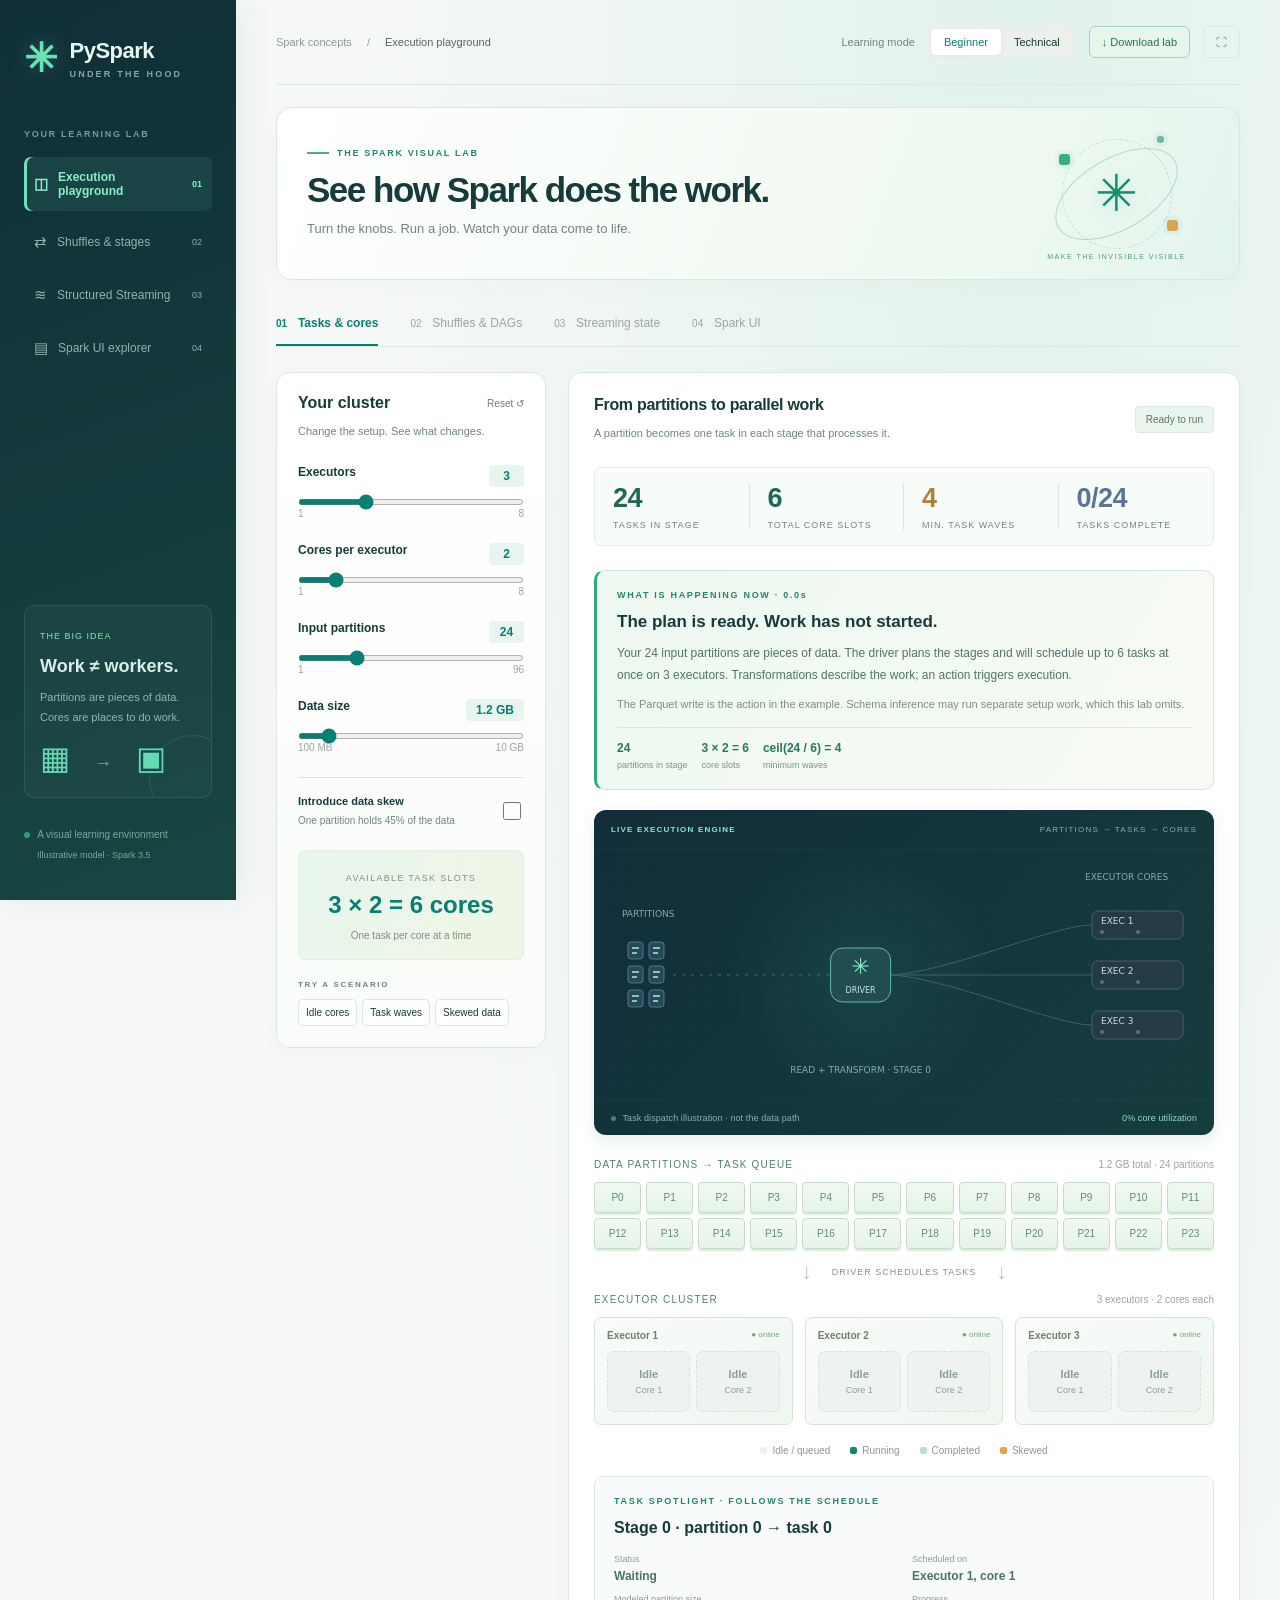
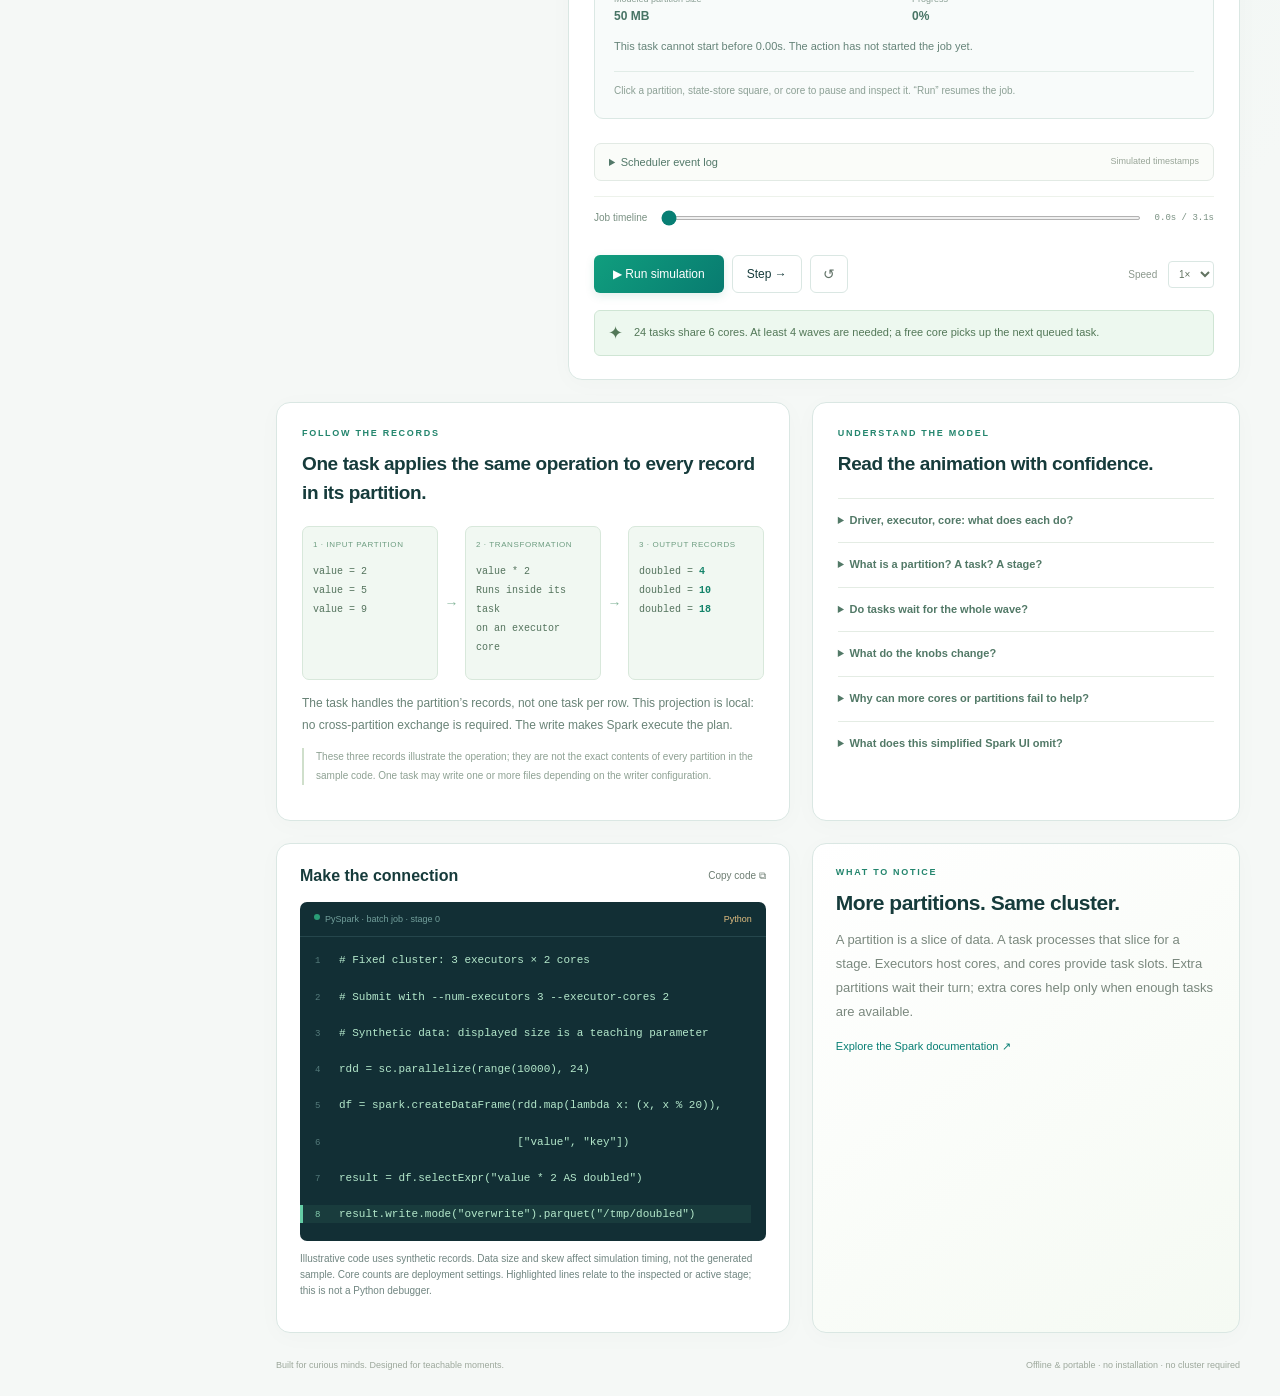
<file: index.html>
<!doctype html><html lang="en"><head><meta charset="utf-8"><meta name="viewport" content="width=device-width,initial-scale=1"><meta name="description" content="An interactive visual lab for understanding Spark tasks, executor cores, shuffles and stateful streaming."><title>PySpark Under the Hood</title><style>:root{--green:#087d60;--mint:#e6f5ed;--ink:#1f3430;--muted:#7c8883;--line:#e2e8e3;--amber:#e6a23c}*{box-sizing:border-box}body{margin:0;background:#f7f9f6;color:var(--ink);font:14px -apple-system,BlinkMacSystemFont,"Segoe UI",sans-serif}button,input,select{font:inherit}button,a,input,select{outline-offset:4px}button{cursor:pointer}button{border:0;background:none;color:inherit}aside{position:fixed;inset:0 auto 0 0;width:236px;background:#fff;border-right:1px solid var(--line);padding:35px 24px;display:flex;flex-direction:column}.brand{display:flex;gap:12px;align-items:center;color:var(--ink);text-decoration:none;font-size:22px;font-weight:750;letter-spacing:-.5px}.logo{font-size:40px;color:var(--green)}.brand-sub{display:block;font-size:9px;letter-spacing:2.2px;margin-top:5px}.nav-label,.preset-label{font-size:9px;letter-spacing:1.7px;color:var(--muted);font-weight:700;margin:48px 0 18px}nav{display:grid;gap:9px}nav button{display:flex;gap:10px;align-items:center;padding:13px 10px;text-align:left;border-radius:7px;font-size:15px;color:#7e8984}nav button span{font-size:12px}nav small{margin-left:auto;font-size:9px}nav button.selected{background:var(--mint);color:var(--green);font-weight:650}.sidebar-note{margin-top:auto;border:1px solid #e2ece4;border-radius:10px;background:#f9fbf8;padding:20px 15px}.pill{font-size:9px;letter-spacing:1px;color:var(--green)}h3{font-size:18px;margin:14px 0 9px}.sidebar-note p{font-size:11px;line-height:1.8;color:#7c8883}.mini-blocks{font-size:32px;color:var(--green)}.mini-blocks span{font-size:18px;margin:0 15px;color:#a4b2a9}.aside-footer{font-size:10px;line-height:2;margin-top:27px;color:#74827a}.aside-footer small{padding-left:13px;font-size:9px}.green-dot{display:inline-block;width:6px;height:6px;background:#2a9d76;border-radius:100%;margin-right:5px}main{margin-left:236px;padding:0 40px;max-width:1700px}header{height:85px;border-bottom:1px solid var(--line);display:flex;justify-content:space-between;align-items:center;font-size:11px}.breadcrumb{color:#919a95}.breadcrumb span{margin:0 12px}.breadcrumb b{color:#57675e;font-weight:500}.header-actions{display:flex;align-items:center;gap:13px}.mode-label{color:var(--muted)}.segmented{background:#ecf0eb;padding:3px;border-radius:7px;display:flex}.segmented button{font-size:11px;padding:7px 13px;border-radius:5px}.segmented button.active{background:#fff;box-shadow:0 1px 4px #0000000b;color:var(--green)}.icon-button{border:1px solid var(--line);border-radius:6px;padding:9px 12px;color:#627368}.heading{display:flex;justify-content:space-between;align-items:center;padding:32px 0 25px}.eyebrow{font-size:9px;letter-spacing:1.7px;font-weight:700;color:var(--green)}h1{font-size:34px;letter-spacing:-1.1px;margin:12px 0 9px;font-weight:650}.heading p{color:var(--muted);font-size:13px;margin:0}.lab-badge{border:1px solid var(--line);border-radius:20px;background:#fff;padding:9px 13px;font-size:10px}.lesson-tabs{display:flex;gap:32px;border-bottom:1px solid var(--line);margin-bottom:25px}.lesson-tabs button{padding:14px 0;color:#99a69d;font-size:10px;border-bottom:2px solid transparent}.lesson-tabs span{font-size:12px;margin-left:8px}.lesson-tabs .selected{color:var(--green);border-color:var(--green);font-weight:650}.workspace{display:grid;grid-template-columns:270px minmax(0,1fr);gap:22px}.card{background:#fff;border:1px solid var(--line);border-radius:12px}.controls{padding:21px}.panel-heading{display:flex;justify-content:space-between;align-items:center;gap:12px}h2{font-size:15px;font-weight:650;margin:0}.text-button{font-size:10px;color:#6d7d72;padding:0}.small{font-size:10px;line-height:1.6}.muted{color:var(--muted)}.control{margin-top:23px}.control label{display:flex;justify-content:space-between;font-size:11px;font-weight:600}.control output{background:#f1f5ef;border:1px solid #e6ece4;padding:3px 8px;border-radius:4px;min-width:35px;text-align:center;color:var(--green);font-size:12px}.control input{width:100%;accent-color:var(--green);margin:12px 0 3px;height:5px}.range-ends{display:flex;justify-content:space-between;color:#9ca69f;font-size:9px}.control-divider{border-top:1px solid var(--line);margin:24px 0 17px}.toggle-row{display:flex;justify-content:space-between;align-items:center;font-size:10px;gap:8px}.toggle-row small{display:block;font-size:9px;color:var(--muted);margin-top:6px}.toggle-row input{accent-color:var(--green);width:18px;height:18px}.formula{margin-top:22px;background:#f0f7f1;border:1px solid #e2eee2;border-radius:7px;text-align:center;padding:14px}.formula small{font-size:8px;letter-spacing:1.3px;color:#80917f}.formula b{display:block;font-size:20px;color:var(--green);margin:7px 0}.formula span{font-size:9px;color:#7e917d}.preset-label{margin:20px 0 10px;font-size:8px}.presets{display:flex;gap:5px;flex-wrap:wrap}.presets button{font-size:9px;border:1px solid var(--line);padding:7px;border-radius:5px}.simulation{padding:23px 25px;display:flex;flex-direction:column;min-width:0}.panel-heading p{margin-bottom:0}.status{font-size:9px;white-space:nowrap;border-radius:4px;background:#f0f5ef;color:#60765c;padding:6px 9px}.metrics{display:grid;grid-template-columns:repeat(4,1fr);margin:24px 0;border:1px solid var(--line);border-radius:7px;padding:15px 0}.metric{padding:0 18px;border-right:1px solid var(--line)}.metric:last-child{border:0}.metric b{font-size:24px;font-weight:600;display:block;letter-spacing:-.5px}.metric small{font-size:8px;color:var(--muted);letter-spacing:1px;display:block;margin-top:6px}.visual-label{font-size:9px;letter-spacing:1.3px;color:#76877b;display:flex;justify-content:space-between;margin-bottom:12px}.visual-label span{letter-spacing:0;font-size:9px;color:#9aa59d}.partition-grid{display:grid;grid-template-columns:repeat(12,1fr);gap:5px}.partition{border:1px solid #b5dcc5;background:#edf7ee;border-radius:4px;padding:8px 0;text-align:center;color:#618e71;font-size:9px;transition:background .25s,transform .25s}.partition.running{background:var(--green);color:#fff;border-color:var(--green);transform:translateY(-2px)}.partition.done{background:#c4e5d2;color:#34724e}.partition.hot{border-color:var(--amber);background:#fff2dd;color:#a57927}.partition.hot.running{background:#d89429;color:white}.flow{height:45px;display:flex;align-items:center;justify-content:center;color:#b4c2b6;font-size:21px;gap:20px}.flow small{font-size:9px;color:#80947f;letter-spacing:1px}.executors{display:grid;gap:12px}.executor{border:1px solid #dce7dc;border-radius:7px;padding:12px;background:#fafcf9}.executor-head{display:flex;justify-content:space-between;font-size:9px;margin-bottom:10px;color:#6b816a}.core-grid{display:grid;gap:6px}.core{background:#eef2ed;border:1px dashed #d8e1d6;border-radius:5px;height:55px;display:flex;flex-direction:column;justify-content:center;align-items:center;gap:5px;color:#9ca99a;font-size:9px;position:relative;overflow:hidden}.core.running{background:#e5f4e9;border:1px solid #9bc8ab;color:var(--green)}.core.hot{background:#fff2df;border-color:#e5bc78;color:#a47323}.core b{font-size:10px;z-index:1}.core small{font-size:8px;z-index:1}.core .progress{position:absolute;height:3px;bottom:0;left:0;background:#23966f}.legend{display:flex;justify-content:center;gap:20px;font-size:9px;color:#8c9a8b;padding:20px 0 13px}.legend i{display:inline-block;width:7px;height:7px;border-radius:2px;margin-right:5px;background:#edf1ec}.legend .r{background:#13866b}.legend .d{background:#bedfc8}.legend .h{background:#e3a346}.runbar{border-top:1px solid var(--line);padding-top:17px;display:flex;align-items:center;justify-content:space-between;margin-top:auto}.runbar>div{display:flex;gap:8px}.primary{background:var(--green);color:#fff;padding:11px 17px;border-radius:6px;font-size:11px}.secondary{border:1px solid var(--line);padding:11px 14px;border-radius:6px;font-size:11px}.speed{font-size:10px;color:#8b988c}.speed select{border:1px solid var(--line);padding:6px;border-radius:4px;background:white;color:#627361;margin-left:8px}.insight{display:flex;align-items:center;gap:11px;background:#f4f8ee;border:1px solid #e9eddf;border-radius:6px;margin-top:17px;padding:11px 13px;color:#6a8054}.insight>span{font-size:18px}.insight p{font-size:10px;line-height:1.6;margin:0}.bottom-grid{display:grid;grid-template-columns:1.2fr 1fr;gap:22px;margin:22px 0}.code-card,.takeaway{padding:23px}.code-meta{display:flex;font-size:9px;color:#8ca493;margin-top:17px;padding:12px 14px;background:#162d27;border-radius:7px 7px 0 0}.code-meta span:last-child{margin-left:auto}pre{margin:0;background:#162d27;color:#c6e0ce;padding:0 15px 18px;border-radius:0 0 7px 7px;overflow:auto;font:11px/1.8 ui-monospace,SFMono-Regular,monospace;min-height:150px}.takeaway h2{font-size:21px;margin-top:14px;letter-spacing:-.5px}.takeaway p{font-size:12px;line-height:1.85;color:#7a887e}.takeaway a{font-size:10px;color:var(--green);text-decoration:none}.tech-note{background:#f6f7f4;border-left:2px solid #bdcabb;padding:11px;font-size:10px;line-height:1.7;margin:14px 0}.dag{display:flex;align-items:center;justify-content:center;gap:10px;margin:8px 0 22px;flex-wrap:wrap}.dag-node{border:1px solid #bcd4c2;background:#f0f8f1;border-radius:6px;padding:12px 15px;font-size:10px;text-align:center}.dag-node small{display:block;color:#93a08f;font-size:8px;margin-top:5px}.boundary{color:#af792a;border:1px dashed #dcb36a;background:#fff7e8}.dag-node.current{box-shadow:0 0 0 2px #318d67}.stream-banner{background:#f0f7f1;border:1px solid #d9e9d8;border-radius:7px;padding:15px;margin-bottom:18px}.stream-banner b{font-size:13px;display:block;margin-bottom:7px}.stream-banner p{font-size:10px;margin:0;line-height:1.6;color:#72866e}.state-grid{display:grid;grid-template-columns:repeat(40,1fr);gap:2px;margin:8px 0 12px}.state-cell{height:8px;border-radius:1px;background:#ddeedd}.state-cell.running{background:#16876a}.state-cell.done{background:#91c4a4}.state-label{font-size:9px;color:#8a9987;line-height:1.6}.state-choices{display:flex;gap:5px;margin:17px 0}.state-choices button{border:1px solid var(--line);border-radius:5px;padding:9px;font-size:10px}.state-choices button.active{background:var(--mint);border-color:#9dcbb5;color:var(--green)}.stage-strip{display:flex;gap:8px;margin:18px 0}.stage-pill{flex:1;padding:11px;border:1px solid var(--line);border-radius:5px;font-size:10px}.stage-pill.current{background:var(--mint);border-color:#9dcbb5}.stage-pill small{display:block;font-size:8px;color:#7d8a80;margin-top:4px}.ui-table{width:100%;border-collapse:collapse;font-size:10px;margin:15px 0}.ui-table th{text-align:left;color:#8a988a;font-weight:500;padding:10px;border-bottom:1px solid var(--line)}.ui-table td{padding:12px 10px;border-bottom:1px solid #eff2ec}.table-progress{height:5px;background:#edf1e9;border-radius:4px;min-width:70px}.table-progress i{height:100%;background:var(--green);display:block}.timeline{display:grid;gap:6px;margin:15px 0}.timeline-row{display:flex;align-items:center;gap:8px;font-size:8px;color:#869781}.timeline-row div{flex:1;position:relative;height:14px;background:#f2f5ee}.timeline-row i{position:absolute;height:10px;top:2px;background:#a7d5b5;border-radius:2px}.ui-tabs{font-size:10px;color:var(--green);border-bottom:1px solid var(--line);padding:12px 0;word-spacing:20px}footer{display:flex;justify-content:space-between;color:#9da89c;font-size:9px;padding:5px 0 26px}.presentation aside{display:none}.presentation main{margin-left:0;max-width:1500px;margin:auto}button:hover{filter:brightness(.94)}@media(min-width:1450px){main{padding:0 55px}.simulation{padding:26px 32px}}@media(max-width:1100px){aside{width:200px;padding:28px 16px}main{margin-left:200px;padding:0 24px}.workspace{grid-template-columns:240px 1fr}.lesson-tabs{gap:22px}.metric{padding:0 10px}.metric small{letter-spacing:0}h1{font-size:28px}.lab-badge{display:none}}@media(max-width:850px){aside{display:none}main{margin-left:0;padding:0 20px}.workspace{grid-template-columns:1fr}.controls #sliders{display:grid;grid-template-columns:1fr 1fr;gap:0 24px}.controls .formula{display:none}.controls .presets{display:inline-flex}.bottom-grid{grid-template-columns:1fr}.lesson-tabs{gap:16px}.mode-label{display:none}.simulation{min-height:530px}}@media(max-width:500px){header{height:70px}.breadcrumb{display:none}.header-actions{margin-left:auto}.lesson-tabs{gap:10px;justify-content:space-between}.lesson-tabs span{font-size:9px;margin-left:3px}.heading{padding:24px 0}h1{font-size:25px}.simulation{padding:20px 15px}.metric b{font-size:20px}.metric small{font-size:7px}.speed{display:none}.partition-grid{grid-template-columns:repeat(8,1fr)}footer{display:block}footer span{display:block;margin-top:7px}.executors{grid-template-columns:repeat(2,1fr)!important}.state-grid{grid-template-columns:repeat(25,1fr)}.core-grid{grid-template-columns:repeat(2,1fr)!important}}@media(prefers-reduced-motion:reduce){*{transition:none!important}}
/* Offline visual lab, edition 2 */
:root{--green:#087f74;--mint:#e0f5ee;--ink:#163b3b;--line:#dae7e3;--muted:#708580}body{background:radial-gradient(ellipse at 80% 0%,#e2f2ed 0,transparent 45%),#f5f8f6}aside{background:linear-gradient(160deg,#102e36,#174642);border:0;color:#d9eee6;box-shadow:5px 0 35px #123a3212}.brand{color:#e8f7ef}.logo{color:#69e2b1;text-shadow:0 0 25px #53d5b955}.brand-sub{color:#7eaaa3}.nav-label{color:#6f9e98}nav button{color:#8eb4ad;transition:background .2s,transform .2s}nav button.selected{background:#6ae0bc18;color:#8befc6;box-shadow:inset 3px 0 #6fe1ba}nav button:hover{background:#ffffff0a;transform:translateX(3px)}.sidebar-note{background:#ffffff07;border:1px solid #7adac026;position:relative;overflow:hidden}.sidebar-note:after{content:'';position:absolute;right:-25px;bottom:-25px;width:85px;height:85px;border:1px solid #70e3b529;border-radius:50%}.sidebar-note .pill{color:#80e5bb}.sidebar-note p{color:#92b6ac}.mini-blocks{color:#64d9b4}.mini-blocks span{color:#7faa9f}.aside-footer{color:#7ba79b}.heading{position:relative;min-height:150px;margin:22px 0;padding:28px 30px;border:1px solid #d7e9df;border-radius:16px;background:linear-gradient(110deg,#ffffff 0%,#eff9f0 70%,#e3f4ed 100%);overflow:hidden;box-shadow:0 6px 28px #315b4505}.heading h1{font-size:35px;letter-spacing:-1.5px;position:relative;z-index:1}.heading p{font-size:13px;position:relative;z-index:1;max-width:560px;line-height:1.6}.eyebrow{display:flex;align-items:center;gap:8px;color:#23856d}.eyebrow-line{height:2px;width:22px;background:#48b18c;display:inline-block}.hero-art{position:relative;width:185px;height:115px;flex-shrink:0;display:flex;align-items:center;justify-content:center}.spark-core{font-size:51px;color:#138e73;text-shadow:0 4px 20px #27b39533;animation:spark-breathe 4s ease-in-out infinite}.orbit{position:absolute;width:135px;height:72px;border:1px solid #82b9a680;border-radius:50%;transform:rotate(-30deg)}.orbit-two{transform:rotate(40deg);width:110px;height:110px;border-style:dashed;border-color:#9cc7b080}.hero-art small{position:absolute;bottom:-9px;font-size:7px;letter-spacing:1.5px;color:#4e9a80}.satellite{position:absolute;width:11px;height:11px;border-radius:3px;background:#37ae85;box-shadow:0 0 0 4px #39ab8512}.s1{top:18px;left:35px;animation:float-one 5s ease-in-out infinite}.s2{bottom:20px;right:31px;background:#dca452;animation:float-one 4s ease-in-out infinite reverse}.s3{top:0;right:45px;width:7px;height:7px;background:#75b3ad;animation:float-one 6s ease-in-out infinite}.card{border-radius:14px;box-shadow:0 4px 24px #18453906}.controls{background:linear-gradient(#fff,#fafcf9)}.panel-heading h2{font-size:16px}.simulation{position:relative}.simulation .panel-heading h2{letter-spacing:-.3px}.metrics{background:#f8fcf9;border-color:#e3ece5;box-shadow:inset 0 1px 0 #fff}.metric b{color:#206758;font-size:27px}.metric small{font-size:9px}.metrics .metric:nth-child(3) b{color:#ac8242}.metrics .metric:nth-child(4) b{color:#597696}.control label{font-size:12px}.small{font-size:11px}.controls .range-ends{font-size:10px}.controls output{background:#e8f4ee;border:0;font-weight:650;padding:4px 10px}.controls input[type=range]{height:6px}.formula{background:linear-gradient(115deg,#e8f6ed,#eff5e5);padding:17px}.formula b{font-size:24px}.formula small{font-size:9px}.formula span{font-size:10px}.control{margin-top:24px}.presets button{background:#fff;transition:background .2s,box-shadow .2s;font-size:10px}.presets button:hover{background:#e9f7ef;box-shadow:0 2px 7px #246d4722}.toggle-row{font-size:11px}.toggle-row small{font-size:10px;line-height:1.5}.primary{background:linear-gradient(130deg,#109e7e,#087b70);box-shadow:0 3px 10px #14896322;font-size:12px;padding:12px 19px;transition:transform .2s,box-shadow .2s}.primary:hover{transform:translateY(-1px);box-shadow:0 5px 14px #14896333}.secondary{font-size:12px;background:#fff}.status{background:#e9f5ee;border:1px solid #dcebe0;padding:7px 10px;font-size:10px}.download-button{border:1px solid #a9cfc0;background:#e7f5eb;color:#227559;font-size:11px;padding:9px 12px;border-radius:6px}.engine{border-radius:12px;background:linear-gradient(135deg,#112d39,#163d3e);margin:0 0 24px;overflow:hidden;box-shadow:0 6px 17px #113c3418;position:relative}.engine-top,.engine-footer{display:flex;justify-content:space-between;align-items:center;padding:15px 17px;color:#8aafab;font-size:8px;letter-spacing:1.2px}.engine-top span:first-child{color:#8beac2;font-weight:600}.engine-top{border-bottom:1px solid #ffffff0a}.engine-footer{padding:12px 17px;letter-spacing:.1px;font-size:9px;border-top:1px solid #ffffff08;color:#8eada9}.engine-footer span:last-child{color:#8fe0bd}canvas#engine{display:block;width:100%;height:250px}.live-dot{display:inline-block;width:5px;height:5px;border-radius:50%;background:#597a79;margin-right:4px}.is-running .live-dot{background:#82e6b7;box-shadow:0 0 8px #82e6b7;animation:live-pulse 1.5s ease-in-out infinite}.playhead{display:flex;align-items:center;gap:12px;border-top:1px solid #edf2eb;padding:15px 0;color:#799082;font-size:10px}.playhead input{flex:1;min-width:30px;height:4px;accent-color:var(--green)}.playhead output{white-space:nowrap;font:9px ui-monospace,monospace}.visual-label{font-size:10px;color:#518077;letter-spacing:1.2px}.visual-label span{font-size:10px}.partition{padding:9px 0;font-size:10px;background:linear-gradient(#f1f9f0,#e6f3e8);border-color:#c3ddc7;box-shadow:0 2px 0 #dcebdc}.partition.running{background:linear-gradient(#21ab87,#087e6b);box-shadow:0 3px 7px #24967833;color:white;transform:translateY(-2px)}.partition.done{background:#daf0dc;border-color:#c4e3c8;box-shadow:none}.partition.hot{background:#fff1d9;border-color:#e8c58b}.partition.hot.running{background:linear-gradient(#e9b35c,#cd933b)}.core{height:61px;border-radius:7px;color:#8a9f96;background:#eef3ef}.core.running{background:linear-gradient(135deg,#e1f6ec,#cdeede);border:1px solid #91cdb1;box-shadow:0 3px 9px #1e955610}.core .progress{height:4px;background:linear-gradient(90deg,#0f9276,#55c48c)}.core.hot{background:linear-gradient(135deg,#fff2db,#ffe6b9);border-color:#dcaf6b}.core.hot .progress{background:#d5a041}.core b{font-size:11px}.core small{font-size:9px}.executor{background:linear-gradient(135deg,#f9fcfa,#eef6f0);border-color:#d3e3d7;box-shadow:0 3px 10px #275b3805}.executor-head{font-size:10px}.executor-head span{font-size:8px;color:#76a381}.insight{border-color:#cfe5d4;background:#edf8ef;color:#537858}.insight p{font-size:11px}.takeaway{background:linear-gradient(145deg,#fff,#f5faf3)}.takeaway p{font-size:13px}.takeaway a{font-size:11px}.tech-note{font-size:11px;background:#f1f5ee}.code-card pre{font-size:11px;line-height:1.9;background:#122f35;color:#b4e8cb}.code-meta{background:#122f35;color:#729f9b;border-bottom:1px solid #25464c;margin-bottom:0;padding-bottom:12px}pre{padding-top:14px}.code-meta span:last-child{color:#e1bd80}.code-card{overflow:hidden}.code-card .small{font-size:10px}.state-comparison{display:grid;grid-template-columns:1fr 1fr 60px;gap:10px;margin:0 0 18px}.compare-card{border:1px solid #e1e9e0;border-radius:9px;padding:15px;background:#f8faf5}.compare-card.chosen{background:linear-gradient(120deg,#edf8ef,#e2f2e9);border-color:#92c7ac;box-shadow:0 3px 12px #257e4310}.compare-card>span{font-size:8px;letter-spacing:1.2px;color:#71917d}.compare-card>b{display:block;font-size:30px;letter-spacing:-1px;color:#347855;margin:5px 0}.compare-card small{font-size:9px;color:#71917d}.compare-bars{display:grid;grid-template-columns:repeat(12,1fr);gap:3px;min-height:31px;align-content:start;margin-bottom:8px}.compare-bars i{height:5px;background:#78bf98;border-radius:1px}.compare-equals{display:flex;align-items:center;justify-content:center;flex-direction:column;color:#819989}.compare-equals b{font-size:30px}.compare-equals span{font-size:9px;text-align:center;line-height:1.6}.state-cell{height:9px;box-shadow:inset 0 0 0 .5px #aad0ab33}.state-cell.running{background:#138972;box-shadow:0 0 4px #52ccae}.stream-banner{border-left:3px solid #179b7e}.dag-node{background:linear-gradient(#f6fbf5,#e7f3e8);border-color:#c1dcca;padding:14px 16px;font-size:11px}.dag-node.current{border-color:#4caa86;box-shadow:0 0 0 2px #189d6c15}.dag-node.boundary{background:#fff6e6;border-color:#d9b774}.stage-pill{font-size:11px}.stage-pill small{font-size:9px}.ui-table{font-size:11px}.timeline-row{font-size:9px}.timeline-row div{height:18px;border-radius:3px}.timeline-row i{height:14px;background:linear-gradient(90deg,#5cbea2,#a7d5b5)!important}.legend{font-size:10px}.runbar{border-top:0}.technical-mode .tech-note{border-color:#618f9b;background:#edf4f6}.technical-mode #technical{color:#477b92}.technical-mode .eyebrow{color:#487d91}@keyframes spark-breathe{0%,100%{transform:scale(1) rotate(0deg)}50%{transform:scale(1.08) rotate(9deg)}}@keyframes float-one{0%,100%{transform:translate(0,0) rotate(0deg)}50%{transform:translate(5px,-9px) rotate(18deg)}}@keyframes live-pulse{0%,100%{opacity:1}50%{opacity:.4}}@media(max-width:1200px){.hero-art{width:130px}.heading h1{font-size:30px}.heading{padding:24px}.download-button{font-size:10px}.header-actions{gap:8px}.mode-label{display:none}}@media(max-width:1000px){.hero-art{display:none}.metric b{font-size:24px}.engine-top{font-size:7px;letter-spacing:.5px}.metric small{font-size:8px}}@media(max-width:500px){.download-button{padding:8px;font-size:9px}.heading{padding:20px}.heading h1{font-size:25px}.heading p{font-size:12px}.engine-top{flex-wrap:wrap;gap:8px}.state-comparison{grid-template-columns:1fr 1fr}.compare-equals{display:none}.state-grid{grid-template-columns:repeat(25,1fr)}.engine-footer{font-size:8px}.metric b{font-size:21px}.metric small{font-size:7px}.playhead label{font-size:9px}.header-actions{width:100%;justify-content:flex-end}.segmented button{padding:7px 9px}}@media(prefers-reduced-motion:reduce){*,*:before,*:after{animation:none!important;transition:none!important}}
/* Explanations follow the schedule. */
.narration{background:linear-gradient(120deg,#edf8f1,#f8fbf3);border:1px solid #cfe6d8;border-left:3px solid #30a780;border-radius:10px;padding:19px 20px;margin:0 0 20px}.narration h3{font-size:17px;line-height:1.4;margin:10px 0}.narration p{font-size:12px;color:#52746a;line-height:1.8;margin:8px 0}.narration-detail{font-size:11px;color:#78917b;line-height:1.7}.math-strip{display:flex;gap:14px;flex-wrap:wrap;border-top:1px solid #d8e9dc;margin-top:14px;padding-top:13px}.math-strip span{font-size:9px;color:#7b9684}.math-strip b{display:block;color:#27795f;font-size:12px;margin-bottom:5px}.inspector{border:1px solid #dbe8e4;background:#f8fbfa;border-radius:9px;padding:19px;margin:7px 0 19px}.inspector h3{font-size:16px;line-height:1.5;margin:10px 0}.inspector p{color:#668479;font-size:11px;line-height:1.8}.inspector>small{display:block;color:#8ca095;font-size:10px;border-top:1px solid #e1ece7;margin-top:14px;padding-top:11px;line-height:1.6}.task-facts{display:grid;grid-template-columns:1fr 1fr;gap:11px 16px;margin:14px 0}.task-facts span{font-size:9px;color:#8a9f94}.task-facts b{display:block;font-size:12px;color:#487465;margin-top:5px}.inspector-tech{padding:11px;background:#edf4f6;border-radius:5px}.partition[role=button],.core[role=button],.state-cell[role=button]{cursor:pointer}.partition[role=button]:hover,.core[role=button]:hover{outline:2px solid #58b191;outline-offset:1px}.state-cell[role=button]:hover{outline:2px solid #205f50;position:relative;z-index:1}.event-panel{border:1px solid #e2eae4;border-radius:7px;margin:5px 0 15px;background:#fafcf9;padding:12px 14px}.event-panel summary{color:#527869;font-size:11px;cursor:pointer}.event-panel summary span{font-size:9px;color:#98a598;float:right}.event-row{display:flex;gap:12px;border-top:1px solid #eaf0e9;padding:10px 0;color:#6b8576;font-size:10px;line-height:1.5}.event-row:first-child{margin-top:12px}.event-row time{color:#408d72;font:10px ui-monospace,monospace;min-width:45px}.learning-grid{display:grid;grid-template-columns:1.2fr 1fr;gap:22px;margin:22px 0}.record-card,.guide-card{padding:25px}.record-card h2,.guide-card h2{font-size:19px;line-height:1.5;margin:12px 0 19px;letter-spacing:-.4px}.record-sequence{display:grid;grid-template-columns:1fr 15px 1fr 15px 1fr;gap:6px;align-items:stretch}.record-sequence>div{background:#f1f8f2;border:1px solid #d8e8db;border-radius:7px;padding:12px 10px}.record-sequence>span{align-self:center;color:#86b69b;text-align:center}.record-sequence small{display:block;color:#6e9d81;font-size:8px;line-height:1.6;letter-spacing:.6px}.record-sequence p{font:10px/1.9 ui-monospace,monospace;color:#54735d}.record-sequence b{color:#128369}.record-card>div>p{font-size:12px;line-height:1.85;color:#698377}.record-card .example-note{font-size:10px;color:#8ea193;border-left:2px solid #cfdfcb;padding-left:12px}.guide-card details,.record-card details{border-top:1px solid #e4ece4;padding:13px 0}.guide-card summary,.record-card summary{cursor:pointer;color:#527967;font-size:11px;font-weight:600;line-height:1.6}.guide-card details p,.record-card details p{font-size:11px;color:#839784;line-height:1.85;margin-bottom:2px}.code-line{display:block;margin-left:-15px;padding-left:12px;border-left:3px solid transparent;white-space:pre}.code-active{background:#68d5a313;border-left-color:#64cda5}.line-number{display:inline-block;width:24px;color:#557c7c;font-size:9px;user-select:none}.code-active .line-number{color:#83ccac}.code-card pre{line-height:1.65}.code-card pre code{display:block}.partition:focus-visible,.core:focus-visible,.state-cell:focus-visible{outline:2px solid #136e60;outline-offset:2px}@media(max-width:1100px){.record-sequence{grid-template-columns:1fr}.record-sequence>span{transform:rotate(90deg)}.record-sequence>div{padding:12px}.record-sequence p{margin:6px 0}.math-strip{gap:10px}.math-strip b{font-size:11px}}@media(max-width:850px){.learning-grid{grid-template-columns:1fr}.record-sequence{grid-template-columns:1fr 15px 1fr 15px 1fr}.record-sequence>span{transform:none}.narration h3{font-size:16px}}@media(max-width:500px){.record-sequence{grid-template-columns:1fr}.record-sequence>span{transform:rotate(90deg)}.narration{padding:15px}.math-strip{display:grid;grid-template-columns:1fr 1fr}.task-facts{grid-template-columns:1fr}.event-panel summary span{display:none}.record-card,.guide-card{padding:20px}}

@media(min-width:851px){.controls{align-self:start;position:sticky;top:18px}}
</style></head><body>
<aside><a class="brand" href="#"><span class="logo">✳</span><span>PySpark<span class="brand-sub">UNDER THE HOOD</span></span></a><div class="nav-label">YOUR LEARNING LAB</div><nav><button data-view="execution" class="selected">◫ <span>Execution playground</span><small>01</small></button><button data-view="shuffle">⇄ <span>Shuffles & stages</span><small>02</small></button><button data-view="streaming">≋ <span>Structured Streaming</span><small>03</small></button><button data-view="ui">▤ <span>Spark UI explorer</span><small>04</small></button></nav><div class="sidebar-note"><span class="pill">THE BIG IDEA</span><h3>Work ≠ workers.</h3><p>Partitions are pieces of data.<br>Cores are places to do work.</p><div class="mini-blocks">▦ <span>→</span> ▣</div></div><div class="aside-footer"><span class="green-dot"></span> A visual learning environment<br><small>Illustrative model · Spark 3.5</small></div></aside>
<main><header><div class="breadcrumb">Spark concepts <span>/</span> <b id="crumb">Execution playground</b></div><div class="header-actions"><span class="mode-label">Learning mode</span><div class="segmented"><button id="beginner" class="active">Beginner</button><button id="technical">Technical</button></div><button id="download" class="download-button" title="Save a portable offline copy">↓ Download lab</button><button id="present" class="icon-button" title="Toggle presentation mode">⛶</button></div></header>
<section class="heading"><div><div class="eyebrow"><span class="eyebrow-line"></span> THE SPARK VISUAL LAB</div><h1 id="title">See how Spark does the work.</h1><p id="subtitle">Turn the knobs. Run a job. Watch your data come to life.</p></div><div class="hero-art" aria-hidden="true"><span class="orbit orbit-one"></span><span class="orbit orbit-two"></span><div class="spark-core">✳</div><i class="satellite s1"></i><i class="satellite s2"></i><i class="satellite s3"></i><small>MAKE THE INVISIBLE VISIBLE</small></div></section>
<div class="lesson-tabs"><button data-view="execution" class="selected">01 <span>Tasks & cores</span></button><button data-view="shuffle">02 <span>Shuffles & DAGs</span></button><button data-view="streaming">03 <span>Streaming state</span></button><button data-view="ui">04 <span>Spark UI</span></button></div>
<section class="workspace"><div class="controls card"><div class="panel-heading"><h2>Your cluster</h2><button id="reset" class="text-button">Reset ↺</button></div><p class="muted small">Change the setup. See what changes.</p><div id="sliders"></div><div class="control-divider"></div><label class="toggle-row"><span><b>Introduce data skew</b><small>One partition holds 45% of the data</small></span><input id="skew" type="checkbox"></label><div id="extra-controls"></div><div class="formula"><small>AVAILABLE TASK SLOTS</small><b id="slots"></b><span>One task per core at a time</span></div><div class="preset-label">TRY A SCENARIO</div><div class="presets"><button data-preset="idle">Idle cores</button><button data-preset="waves">Task waves</button><button data-preset="skew">Skewed data</button></div></div>
<div class="simulation card"><div class="panel-heading"><div><h2 id="sim-title">From partitions to parallel work</h2><p class="muted small" id="sim-note">A partition becomes one task in this stage.</p></div><span id="status" class="status">Ready to run</span></div><div class="metrics" id="metrics"></div><div id="narration" class="narration"></div><div class="engine"><div class="engine-top"><span>LIVE EXECUTION ENGINE</span><span id="engine-state">PARTITIONS → TASKS → CORES</span></div><canvas id="engine" aria-label="Animated data partitions moving through the driver to executor cores" role="img"></canvas><div class="engine-footer"><span><i class="live-dot"></i> Task dispatch illustration · not the data path</span><span id="engine-util">0% core utilization</span></div></div><div id="visual"></div><div id="inspector" class="inspector"></div><details class="event-panel"><summary>Scheduler event log <span>Simulated timestamps</span></summary><div id="event-log"></div></details><div class="playhead"><label for="scrub">Job timeline</label><input id="scrub" type="range" min="0" max="1000" value="0" aria-label="Seek through the simulation"><output id="clock">0.0s</output></div><div class="runbar"><div><button id="run" class="primary">▶ Run simulation</button><button id="step" class="secondary">Step →</button><button id="restart" class="icon-button" title="Restart simulation">↺</button></div><label class="speed">Speed <select id="speed"><option value="1">1×</option><option value="2">2×</option><option value="4">4×</option></select></label></div><div class="insight"><span>✦</span><p id="insight"></p></div></div></section>
<section class="learning-grid"><div class="card record-card"><div class="eyebrow">FOLLOW THE RECORDS</div><h2 id="record-title"></h2><div id="record-example"></div></div><div class="card guide-card"><div class="eyebrow">UNDERSTAND THE MODEL</div><h2>Read the animation with confidence.</h2><div id="concept-guide"></div></div></section><section class="bottom-grid"><div class="card code-card"><div class="panel-heading"><h2>Make the connection</h2><button class="text-button" id="copy">Copy code ⧉</button></div><div class="code-meta"><span class="green-dot"></span> <span id="code-title">PySpark · batch job</span><span>Python</span></div><pre><code id="code"></code></pre><p class="small muted" id="code-note"></p></div><div class="card takeaway"><div class="eyebrow">WHAT TO NOTICE</div><h2 id="take-title">More partitions. Same cluster.</h2><p id="take-text"></p><div id="technical-note"></div><a id="docs" href="https://spark.apache.org/docs/3.5.7/rdd-programming-guide.html" target="_blank" rel="noreferrer">Explore the Spark documentation ↗</a></div></section><footer>Built for curious minds. Designed for teachable moments.<span>Offline & portable · no installation · no cluster required</span></footer></main><script>const $=id=>document.getElementById(id);
const cfg={executors:3,cores:2,partitions:24,size:1200,shuffle:12,state:200,skew:false,repartition:false,target:16};
let inspected=null,currentCode='',guideSignature='',recordSignature='';
let view='execution',technical=false,running=false,elapsed=0,last=0,model=[],total=0;
const names={execution:'Execution playground',shuffle:'Shuffles & stages',streaming:'Structured Streaming',ui:'Spark UI explorer'};
const titles={execution:['See how Spark does the work.','Turn the knobs. Run a job. Watch your data come to life.'],shuffle:['Follow the data through a shuffle.','Trace the DAG. Cross a stage boundary. See why data moves.'],streaming:['More state partitions. Same cluster.','Explore how streaming state is distributed and processed, one micro-batch at a time.'],ui:['Read the story behind the Spark UI.','Connect the running simulation to the metrics you see in a real job.']};
const specs=[['executors','Executors',1,8,1],['cores','Cores per executor',1,8,1],['partitions','Input partitions',1,96,1],['size','Data size',100,10000,100]];
function slider(key,label,min,max,step){return `<div class="control"><label for="${key}">${label}<output id="out-${key}">${key==='size'?fmt(cfg[key]):cfg[key]}</output></label><input id="${key}" type="range" min="${min}" max="${max}" step="${step}" value="${cfg[key]}"><div class="range-ends"><span>${key==='size'?'100 MB':min}</span><span>${key==='size'?'10 GB':max}</span></div></div>`}
function fmt(n){return n>=1000?`${(n/1000).toFixed(1)} GB`:`${n<10?n.toFixed(2):Math.round(n)} MB`}
function controls(){ $('sliders').innerHTML=specs.map(s=>slider(...s)).join(''); $('skew').checked=cfg.skew;$('skew').disabled=view==='streaming'; $('extra-controls').innerHTML=view==='streaming'?`<div class="state-choices"><button data-state="200" class="${cfg.state===200?'active':''}">200 state partitions</button><button data-state="800" class="${cfg.state===800?'active':''}">800 state partitions</button></div><p class="small muted">Comparison of two fresh queries with separate checkpoints.</p>`:view==='shuffle'?slider('shuffle','SQL shuffle partitions',1,96,1)+`<label class="toggle-row" style="margin-top:18px"><span><b>Add repartition()</b><small>An explicit extra shuffle before groupBy</small></span><input id="repartition" type="checkbox" ${cfg.repartition?'checked':''}></label>`+(cfg.repartition?slider('target','repartition() target',1,96,1):''):'';
$('sliders').querySelectorAll('input').forEach(bindRange);$('extra-controls').querySelectorAll('input[type=range]').forEach(bindRange);const r=$('repartition');if(r)r.onchange=()=>{cfg.repartition=r.checked;resetSimulation();controls();render()};document.querySelectorAll('[data-state]').forEach(b=>b.onclick=()=>{cfg.state=+b.dataset.state;resetSimulation();controls();render()})}
function bindRange(el){el.oninput=()=>{cfg[el.id]=+el.value;resetSimulation();$('out-'+el.id).textContent=el.id==='size'?fmt(cfg[el.id]):cfg[el.id];render()}}
function buildModel(){const slots=cfg.executors*cfg.cores;let stages=view==='streaming'?[{name:'Read events',n:cfg.partitions,kind:'input'},{name:'Update state + sink',n:cfg.state,kind:'state'}]:view==='shuffle'?[{name:'Read + filter',n:cfg.partitions,kind:'input'},...(cfg.repartition?[{name:'Repartition output',n:cfg.target,kind:'repartition'}]:[]),{name:'Aggregate + write',n:cfg.shuffle,kind:'aggregate'}]:[{name:'Read + transform',n:cfg.partitions,kind:'input'}];let start=0;
model=stages.map((s,si)=>{const clocks=Array(slots).fill(start);const tasks=Array.from({length:s.n},(_,id)=>{let core=clocks.indexOf(Math.min(...clocks));const hot=cfg.skew&&view!=='streaming'&&id===0&&s.n>1;const mb=cfg.size*(cfg.skew&&view!=='streaming'&&s.n>1?(hot?.45:.55/(s.n-1)):1/s.n);const duration=.22+mb/90*(s.kind==='state'?1.25:1);const task={id,core,start:clocks[core],end:clocks[core]+duration,duration,mb,hot};clocks[core]=task.end;return task});const end=Math.max(...clocks);const st={...s,id:si,start,end,tasks};start=end+.65;return st});total=model.at(-1).end}
function resetSimulation(){inspected=null;running=false;elapsed=0;buildModel()}
function currentStage(){return model.find(s=>elapsed<s.end)||model.at(-1)}
function taskStatus(t){return elapsed>=t.end?'done':elapsed>0&&elapsed>=t.start?'running':'pending'}
function metric(val,label){return `<div class="metric"><b>${val}</b><small>${label}</small></div>`}
function render(){const st=currentStage(),slots=cfg.executors*cfg.cores;const active=st.tasks.filter(t=>taskStatus(t)==='running'),done=st.tasks.filter(t=>taskStatus(t)==='done').length;const completed=elapsed>=total;const barrier=elapsed>0&&elapsed<st.start;
$('slots').textContent=`${cfg.executors} × ${cfg.cores} = ${slots} cores`;$('status').textContent=completed?'Job complete':barrier?'Shuffling data':elapsed===0?'Ready to run':running?'Running': 'Paused';$('run').textContent=running?'Ⅱ Pause':completed?'↺ Run again':elapsed?'▶ Resume':'▶ Run simulation';$('sim-title').textContent=view==='streaming'?'A micro-batch, many state stores':view==='shuffle'?'One DAG. Multiple stages.':view==='ui'?'Spark UI · teaching edition':'From partitions to parallel work';$('sim-note').textContent=technical?'Fixed cluster · spark.task.cpus = 1 · AQE disabled · no retries':'A partition becomes one task in each stage that processes it.';
$('metrics').innerHTML=metric(st.n,view==='streaming'&&st.kind==='state'?'STATE TASKS':'TASKS IN STAGE')+metric(slots,'TOTAL CORE SLOTS')+metric(Math.ceil(st.n/slots),'MIN. TASK WAVES')+metric(`${done}/${st.n}`,'TASKS COMPLETE');
let html='';if(view==='shuffle'||view==='streaming')html+=dag(st);
if(view==='streaming'){html+=`${stateComparison()}<div class="stream-banner"><b>${cfg.state} state partitions ≠ ${cfg.state} cores</b><p>${cfg.executors} executors × ${cfg.cores} cores = ${slots} simultaneous tasks. The stateful stage needs at least ${Math.ceil(cfg.state/slots)} waves on this cluster.</p></div><div class="visual-label">PARTITIONED STATE STORES <span>one store per partition for this operator</span></div><div class="state-grid">${Array.from({length:cfg.state},(_,i)=>`<div class="state-cell ${st.kind==='state'?taskStatus(st.tasks[i]):''}" data-task="${i}" data-stage="1" tabindex="0" role="button" aria-label="Inspect state partition ${i}" title="State partition ${i} · key hash mod ${cfg.state}"></div>`).join('')}</div><p class="state-label">Each square represents one logical state partition. Tasks update assigned stores and commit a checkpoint version. Stores are logical units, not dedicated machines.</p>`}
if(view==='ui'){html+=ui(st)}else{html+=`<div class="visual-label">${st.kind==='state'?'STATE UPDATE TASK QUEUE':'DATA PARTITIONS → TASK QUEUE'}<span>${fmt(cfg.size)} total · ${st.n} partitions</span></div><div class="partition-grid">${st.tasks.slice(0,96).map(t=>`<div class="partition ${taskStatus(t)} ${t.hot?'hot':''}" data-task="${t.id}" data-stage="${st.id}" tabindex="0" role="button" aria-label="Inspect partition ${t.id}, ${taskStatus(t)}" title="Partition ${t.id}: ${fmt(t.mb)} · ${taskStatus(t)}">${st.kind==='state'?'S':'P'}${t.id}${t.hot?' ▴':''}</div>`).join('')}</div>${st.n>96?`<p class="state-label">First 96 task cards shown. All ${st.n} tasks are scheduled; the store grid above shows every state partition.</p>`:''}<div class="flow">↓ <small>${barrier?'SHUFFLE EXCHANGE':elapsed===0?'DRIVER SCHEDULES TASKS':`${active.length} RUNNING · ${st.n-done-active.length} QUEUED`}</small> ↓</div>`+executorView(st)}
html+=`<div class="legend"><span><i></i>Idle / queued</span><span><i class="r"></i>Running</span><span><i class="d"></i>Completed</span><span><i class="h"></i>Skewed</span></div>`;$('visual').innerHTML=html;document.body.classList.toggle('is-running',running);$('scrub').value=Math.round(elapsed/total*1000);$('clock').textContent=elapsed.toFixed(1)+'s / '+total.toFixed(1)+'s';$('engine-util').textContent=Math.round(active.length/slots*100)+'% core utilization';$('engine-state').textContent=barrier?'SHUFFLE BOUNDARY · EXCHANGING DATA':completed?'ALL TASKS COMPLETE':elapsed===0?'PARTITIONS → TASKS → CORES':`${active.length} ACTIVE · ${st.n-done-active.length} WAITING`;drawScene();renderTeaching(st);
const waves=Math.ceil(st.n/slots);$('insight').textContent=barrier?'Shuffle boundary: the upstream stage has finished. Data is exchanged before downstream tasks begin.':completed?'All tasks finished. Notice that the cluster size stayed constant throughout the job.':cfg.skew&&view!=='streaming'?'Watch the amber task: its larger partition keeps a core busy after other cores finish. The next stage waits for every upstream task.':st.n<slots?`${st.n} tasks can use only ${st.n} of ${slots} cores. ${slots-st.n} cores have no work in this stage.`:`${st.n} tasks share ${slots} cores. At least ${waves} waves are needed; a free core picks up the next queued task.`;
updateCode();$('take-title').textContent=view==='streaming'?'State is data, not hardware.':view==='shuffle'?'A shuffle changes the plan.':cfg.skew?'The slowest task sets the pace.':'More partitions. Same cluster.';$('take-text').textContent=view==='streaming'?`At 800 partitions, keys are split into more state stores than at 200. With ${slots} cores, only ${slots} tasks can run at once. More partitions reduce average state per task but add scheduling, store and checkpoint overhead.`:view==='shuffle'?'Narrow operations like filter can be pipelined within a stage. groupBy gathers matching keys through a shuffle. Explicit repartition(n) adds an exchange and chooses its output partition count; the SQL setting controls the aggregation shuffle here.':cfg.skew?'A hot key or uneven data can make a single partition much larger. Other cores become idle while its task continues. Increasing the partition count alone cannot split one hot grouping key.':'A partition is a slice of data. A task processes that slice for a stage. Executors host cores, and cores provide task slots. Extra partitions wait their turn; extra cores help only when enough tasks are available.';
$('technical-note').innerHTML=technical?`<div class="tech-note">${view==='streaming'?'Spark 3.5 checkpoint rule: do not change spark.sql.shuffle.partitions when restarting the same stateful query. This comparison uses fresh checkpoints and does not migrate existing state. Input replay and sink semantics must be planned separately.':'Assumptions: fixed executors, one CPU per task, no failures, no speculative copies, no AQE coalescing. “Waves” is a lower bound, not a Spark scheduler barrier. Real duration depends on I/O, locality, spill and contention.'}</div>`:view==='streaming'?'<div class="tech-note">Changing 200 → 800 compares new queries. In Spark 3.5, changing this setting on an existing stateful checkpoint is not a supported restart.</div>':'';$('docs').href=view==='streaming'?'https://spark.apache.org/docs/3.5.7/structured-streaming-programming-guide.html':'https://spark.apache.org/docs/3.5.7/rdd-programming-guide.html'}
function executorView(st){return `<div class="visual-label">EXECUTOR CLUSTER <span>${cfg.executors} executors · ${cfg.cores} cores each</span></div><div class="executors" style="grid-template-columns:repeat(${Math.min(cfg.executors,4)},1fr)">${Array.from({length:cfg.executors},(_,e)=>`<div class="executor"><div class="executor-head"><b>Executor ${e+1}</b><span>● online</span></div><div class="core-grid" style="grid-template-columns:repeat(${Math.min(cfg.cores,4)},1fr)">${Array.from({length:cfg.cores},(_,c)=>{const task=st.tasks.find(t=>t.core===e*cfg.cores+c&&taskStatus(t)==='running');return `<div data-core="${e*cfg.cores+c}" data-stage="${st.id}" role="button" tabindex="0" aria-label="Inspect executor ${e+1} core ${c+1}" class="core ${task?'running':''} ${task?.hot?'hot':''}"><b>${task?'Task '+task.id:'Idle'}</b><small>Core ${c+1}${task?' · '+Math.min(100,Math.round((elapsed-task.start)/task.duration*100))+'%':''}</small>${task?`<span class="progress" style="width:${(elapsed-task.start)/task.duration*100}%"></span>`:''}</div>`}).join('')}</div></div>`).join('')}</div>`}
function dag(st){return `<div class="dag">${model.map((s,i)=>`${i?'<span>→</span><div class="dag-node boundary">Shuffle<small>wide dependency</small></div><span>→</span>':''}<div class="dag-node ${st.id===i?'current':''}">${s.name}<small>Stage ${i} · ${s.n} tasks</small></div>`).join('')}</div><div class="stage-strip">${model.map(s=>`<div class="stage-pill ${s.id===st.id?'current':''}">Stage ${s.id}: ${s.name}<small>${elapsed>=s.end?'Complete':elapsed<s.start?'Waiting':'Active'} · ${s.tasks.filter(t=>taskStatus(t)==='done').length}/${s.n} tasks</small></div>`).join('')}</div>`}
function ui(st){return `<div class="ui-tabs">Jobs Stages Executors <span style="color:#95a28d">Simulated</span></div><table class="ui-table"><thead><tr><th>Stage</th><th>Status</th><th>Tasks</th><th>Progress</th></tr></thead><tbody>${model.map(s=>{const d=s.tasks.filter(t=>taskStatus(t)==='done').length;return `<tr><td>${s.id} · ${s.name}</td><td>${elapsed>=s.end?'Complete':elapsed<s.start?'Pending':elapsed===0?'Ready':'Active'}</td><td>${d}/${s.n}</td><td><div class="table-progress"><i style="width:${d/s.n*100}%"></i></div></td></tr>`}).join('')}</tbody></table><div class="visual-label">TASK TIMELINE <span>${elapsed.toFixed(1)} / ${total.toFixed(1)} simulated seconds</span></div><div class="timeline">${Array.from({length:cfg.executors*cfg.cores},(_,c)=>`<div class="timeline-row"><span>E${Math.floor(c/cfg.cores)+1} C${c%cfg.cores+1}</span><div>${st.tasks.filter(t=>t.core===c&&elapsed>=t.start).map(t=>`<i title="Task ${t.id}" style="left:${t.start/total*100}%;width:${(Math.min(elapsed,t.end)-t.start)/total*100}%;background:${t.hot?'#e6b25d':'#a7d5b5'}"></i>`).join('')}</div></div>`).join('')}</div>`+executorView(st)}
function updateCode(){const slots=cfg.executors*cfg.cores;let code=`# Fixed cluster: ${cfg.executors} executors × ${cfg.cores} cores\n# Submit with --num-executors ${cfg.executors} --executor-cores ${cfg.cores}\n# Synthetic data: displayed size is a teaching parameter\nrdd = sc.parallelize(range(10000), ${cfg.partitions})\ndf = spark.createDataFrame(rdd.map(lambda x: (x, x % 20)),\n                           ["value", "key"])\n`;if(view==='streaming'){code=`# Same cluster: ${cfg.executors} executors, ${slots} cores\nfrom pyspark.sql import functions as F\nspark.conf.set("spark.sql.shuffle.partitions", "${cfg.state}")\nevents = spark.readStream.format("rate").load()\ncounts = events.groupBy((F.col("value") % 1000).alias("key")).count()\nquery = (counts.writeStream.format("console")\n    .outputMode("update")\n    .option("checkpointLocation", "/tmp/fresh-state-${cfg.state}")\n    .start())\n# Use a new checkpoint for this comparison (Spark 3.5).`;}else if(view==='shuffle'){code+=`spark.conf.set("spark.sql.adaptive.enabled", "false")\nspark.conf.set("spark.sql.shuffle.partitions", "${cfg.shuffle}")\n${cfg.repartition?`df = df.repartition(${cfg.target})  # explicit shuffle\n`:''}result = df.filter("value >= 0").groupBy("key").count()\nresult.write.mode("overwrite").parquet("/tmp/key-counts")`; }else{code+=`result = df.selectExpr("value * 2 AS doubled")\nresult.write.mode("overwrite").parquet("/tmp/doubled")`;}if(technical&&view!=='streaming')code=code.replace('result.write','# Inspect the plan before the write action.\nresult.explain("formatted")\nresult.write');currentCode=code;$('code').innerHTML=code.split('\n').map((line,i)=>`<span class="code-line ${isActiveCode(line)?'code-active':''}"><span class="line-number">${i+1}</span>${escapeText(line)}</span>`).join('\n');$('code-title').textContent=view==='streaming'?`PySpark · stateful micro-batch · stage ${inspected?inspected.stage:currentStage().id}`:`PySpark · batch job · stage ${inspected?inspected.stage:currentStage().id}`;$('code-note').textContent=view==='streaming'?'The stateful operator has its own partitioning. Input partition and size controls model an illustrative source, independent of the rate example. Highlighted lines relate to the inspected or active stage.':'Illustrative code uses synthetic records. Data size and skew affect simulation timing, not the generated sample. Core counts are deployment settings. Highlighted lines relate to the inspected or active stage; this is not a Python debugger.'}
function switchView(v){view=v;document.querySelectorAll('[data-view]').forEach(b=>b.classList.toggle('selected',b.dataset.view===v));$('crumb').textContent=names[v];$('title').textContent=titles[v][0];$('subtitle').textContent=titles[v][1];resetSimulation();controls();render()}
document.querySelectorAll('[data-view]').forEach(b=>b.onclick=()=>switchView(b.dataset.view));$('skew').onchange=()=>{cfg.skew=$('skew').checked;resetSimulation();render()};$('run').onclick=()=>{if(elapsed>=total)elapsed=0;running=!running;last=performance.now();render()};$('step').onclick=()=>{running=false;const next=model.flatMap(s=>s.tasks.flatMap(t=>[t.start,t.end])).filter(t=>t>elapsed+.001);elapsed=elapsed===0?.002:Math.min(total,next.length?Math.min(...next)+.002:total);render()};$('restart').onclick=()=>{resetSimulation();render()};$('reset').onclick=()=>{Object.assign(cfg,{executors:3,cores:2,partitions:24,size:1200,shuffle:12,state:200,skew:false,repartition:false,target:16});resetSimulation();controls();render()};$('beginner').onclick=()=>mode(false);$('technical').onclick=()=>mode(true);function mode(t){technical=t;document.body.classList.toggle('technical-mode',t);$('beginner').classList.toggle('active',!t);$('technical').classList.toggle('active',t);render()};$('present').onclick=()=>document.body.classList.toggle('presentation');$('copy').onclick=async()=>{try{await navigator.clipboard.writeText(currentCode);$('copy').textContent='Copied ✓';setTimeout(()=>$('copy').textContent='Copy code ⧉',1500)}catch{$('copy').textContent='Select code to copy'}};document.querySelectorAll('[data-preset]').forEach(b=>b.onclick=()=>{Object.assign(cfg,{executors:3,cores:2,partitions:b.dataset.preset==='idle'?3:24,skew:b.dataset.preset==='skew'});resetSimulation();controls();render()});
let rendered=0;function tick(now){if(running){elapsed=Math.min(total,elapsed+(now-last)/1000*+$('speed').value);if(elapsed>=total)running=false;if(now-rendered>100||!running){render();rendered=now}}last=now;if(running)drawScene();requestAnimationFrame(tick)}switchView('execution');requestAnimationFrame(tick);
$('scrub').oninput=()=>{running=false;elapsed=total*+$('scrub').value/1000;render()};
$('download').onclick=async()=>{try{const clone=document.documentElement.cloneNode(true);for(const link of clone.querySelectorAll('link[rel=stylesheet]')){const style=document.createElement('style');style.textContent=await (await fetch(link.href)).text();link.replaceWith(style)}for(const script of clone.querySelectorAll('script[src]')){script.textContent=await (await fetch(script.src)).text();script.removeAttribute('src')}const html='<!doctype html>\n'+clone.outerHTML;const a=document.createElement('a');a.href=URL.createObjectURL(new Blob([html],{type:'text/html'}));a.download='PySpark Under the Hood.html';a.click();setTimeout(()=>URL.revokeObjectURL(a.href),1000)}catch{$('download').textContent='Use the portable HTML copy'}};
window.addEventListener('resize',drawScene);

function stateComparison(){const slots=cfg.executors*cfg.cores;return `<div class="state-comparison">${[200,800].map(n=>`<div class="compare-card ${cfg.state===n?'chosen':''}"><span>STATE PARTITIONS</span><b>${n}</b><div class="compare-bars">${Array.from({length:n===200?12:48},()=>'<i></i>').join('')}</div><small>${Math.ceil(n/slots)} minimum waves · same ${slots} cores</small></div>`).join('')}<div class="compare-equals"><b>=</b><span>same<br>hardware</span></div></div>`}
function drawScene(){const canvas=$('engine');if(!canvas||!canvas.getContext)return;const ctx=canvas.getContext('2d');if(!ctx)return;const w=canvas.clientWidth||700,h=250,dpr=window.devicePixelRatio||1;if(canvas.width!==w*dpr||canvas.height!==h*dpr){canvas.width=w*dpr;canvas.height=h*dpr}ctx.setTransform(dpr,0,0,dpr,0,0);ctx.clearRect(0,0,w,h);const st=currentStage(),slots=cfg.executors*cfg.cores;const left=54,mid=w*.43,right=w-85;const top=50,space=150/cfg.executors;
ctx.font='10px system-ui';ctx.textBaseline='middle';
for(let x=15;x<w;x+=20)for(let y=15;y<h;y+=20){ctx.fillStyle='#ffffff0b';ctx.beginPath();ctx.arc(x,y,1,0,Math.PI*2);ctx.fill()}
const grad=ctx.createRadialGradient(mid,125,5,mid,125,140);grad.addColorStop(0,'#38bda51c');grad.addColorStop(1,'#38bda500');ctx.fillStyle=grad;ctx.fillRect(0,0,w,h);
function round(x,y,ww,hh,r,fill,stroke){ctx.beginPath();ctx.roundRect(x,y,ww,hh,r);ctx.fillStyle=fill;ctx.fill();if(stroke){ctx.strokeStyle=stroke;ctx.lineWidth=1;ctx.stroke()}}
function path(y,color){ctx.beginPath();ctx.moveTo(mid+27,125);ctx.bezierCurveTo(mid+80,125,right-75,y,right-38,y);ctx.strokeStyle=color;ctx.lineWidth=1;ctx.stroke()}
ctx.strokeStyle='#466b74';ctx.setLineDash([3,6]);ctx.beginPath();ctx.moveTo(left+25,125);ctx.lineTo(mid-30,125);ctx.stroke();ctx.setLineDash([]);
for(let e=0;e<cfg.executors;e++){const y=top+space*(e+.5);path(y,'#41606b');const active=st.tasks.filter(t=>Math.floor(t.core/cfg.cores)===e&&taskStatus(t)==='running');round(right-37,y-14,91,28,6,active.length?'#154b45':'#243a44',active.length?'#46bca0':'#45616c');ctx.fillStyle='#cadce1';ctx.font='9px system-ui';ctx.fillText('EXEC '+(e+1),right-28,y-3);for(let c=0;c<cfg.cores;c++){const task=active.find(t=>t.core%cfg.cores===c);ctx.fillStyle=task?.hot?'#ffc46b':task?'#58e4b8':'#57707a';ctx.beginPath();ctx.arc(right-27+c*72/Math.max(cfg.cores,1),y+7,2.1,0,Math.PI*2);ctx.fill()}}
for(let i=0;i<6;i++){const x=left-20+(i%2)*21,y=92+Math.floor(i/2)*24;round(x,y,15,17,3,'#264957','#517887');ctx.fillStyle='#8ebec6';ctx.fillRect(x+4,y+5,7,2);ctx.fillRect(x+4,y+10,5,2)}
round(mid-30,98,60,54,12,'#214d50','#5ebda4');ctx.fillStyle='#86f0cb';ctx.font='22px system-ui';ctx.textAlign='center';ctx.fillText('✳',mid,118);ctx.fillStyle='#c6e7dd';ctx.font='8px system-ui';ctx.fillText('DRIVER',mid,141);ctx.textAlign='left';ctx.fillStyle='#8ba8b1';ctx.font='9px system-ui';ctx.fillText('PARTITIONS',left-26,65);ctx.fillText('EXECUTOR CORES',right-44,28);ctx.textAlign='center';ctx.fillText(st.name.toUpperCase()+' · STAGE '+st.id,mid,221);ctx.textAlign='left';
const shuffle=elapsed>0&&elapsed<st.start;
if(shuffle){ctx.strokeStyle='#f2b969';ctx.lineWidth=1.3;for(let e=0;e<cfg.executors;e++){const y=top+space*(e+.5);ctx.beginPath();ctx.moveTo(right-38,y);ctx.bezierCurveTo(mid,y,mid,200,Math.max(left,mid-60),165);ctx.stroke()}const q=Math.min(1,Math.max(0,(elapsed-(st.start-.65))/.65));for(let e=0;e<cfg.executors;e++){const sy=top+space*(e+.5),x0=right-38,x1=mid,x2=mid,x3=Math.max(left,mid-60);const x=(1-q)**3*x0+3*(1-q)**2*q*x1+3*(1-q)*q*q*x2+q**3*x3;const y=(1-q)**3*sy+3*(1-q)**2*q*sy+3*(1-q)*q*q*200+q**3*165;ctx.shadowBlur=9;ctx.shadowColor='#ffce89';round(x-4,y-4,8,8,2,'#ffce89');ctx.shadowBlur=0}ctx.fillStyle='#ffce89';ctx.textAlign='center';ctx.fillText('EXCHANGE · STAGE BARRIER',mid,185);ctx.textAlign='left'}
if(elapsed>0&&elapsed<total){const flight=.45;const recent=st.tasks.filter(t=>elapsed>=t.start&&elapsed-t.start<Math.min(flight,t.duration*.35)).slice(-32);for(const t of recent){const p=Math.min(1,(elapsed-t.start)/Math.min(flight,t.duration*.35)),y=top+space*(Math.floor(t.core/cfg.cores)+.5);let x,yy;if(p<.35){x=left+25+(mid-left-55)*p/.35;yy=125}else{const q=(p-.35)/.65;const x0=mid+27,x1=mid+80,x2=right-75,x3=right-38;x=(1-q)**3*x0+3*(1-q)**2*q*x1+3*(1-q)*q*q*x2+q**3*x3;yy=(1-q)**3*125+3*(1-q)**2*q*125+3*(1-q)*q*q*y+q**3*y}ctx.shadowBlur=12;ctx.shadowColor=t.hot?'#eaba63':'#54ddb6';round(x-5,yy-5,10,10,3,t.hot?'#ffc46b':'#6af0c3');ctx.shadowBlur=0}
for(const t of st.tasks.filter(t=>taskStatus(t)==='running').slice(0,64)){const y=top+space*(Math.floor(t.core/cfg.cores)+.5);const p=(elapsed-t.start)/t.duration;ctx.strokeStyle=t.hot?'#ffc46b':'#58dfb5';ctx.lineWidth=2;ctx.beginPath();ctx.arc(right+43,y-3,6,-Math.PI/2,-Math.PI/2+p*Math.PI*2);ctx.stroke()}}
}

function escapeText(s){return String(s).replace(/[&<>"']/g,c=>({'&':'&amp;','<':'&lt;','>':'&gt;','"':'&quot;',"'":'&#39;'}[c]))}
function isActiveCode(line){const st=inspected?model[inspected.stage]:currentStage();if(elapsed===0&&!inspected)return line.includes('write.mode')||line.includes('.start()');if(view==='streaming')return st.kind==='input'?line.includes('readStream'):line.includes('groupBy')||line.includes('checkpointLocation');if(view==='shuffle')return st.kind==='input'?line.includes('.filter('):st.kind==='repartition'?line.includes('.repartition('):line.includes('groupBy')||line.includes('result.write');return line.includes('selectExpr')||line.includes('result.write')}
function renderTeaching(st){const slots=cfg.executors*cfg.cores,active=st.tasks.filter(t=>taskStatus(t)==='running'),done=st.tasks.filter(t=>taskStatus(t)==='done'),queued=st.tasks.filter(t=>taskStatus(t)==='pending');const barrier=elapsed>0&&elapsed<st.start;
let title,body,code;
if(elapsed===0){title='The plan is ready. Work has not started.';body=`Your ${cfg.partitions} input partitions are pieces of data. The driver plans the stages and will schedule up to ${slots} tasks at once on ${cfg.executors} executors. Transformations describe the work; an action triggers execution.`;code=view==='streaming'?'writeStream.start() starts the query; each micro-batch is processed through its plan.':'The Parquet write is the action in the example. Schema inference may run separate setup work, which this lab omits.'}
else if(elapsed>=total){title=view==='streaming'?'This micro-batch has finished.':'Every task in this illustrated job has finished.';body=view==='streaming'?`The tasks have updated ${cfg.state} logical state stores for one operator. The query retains this state for the next micro-batch and persists progress in its checkpoint.`:`All ${model.reduce((n,s)=>n+s.n,0)} tasks across ${model.length} stage${model.length===1?'':'s'} completed. Green partitions mean processing finished; they do not imply the data is cached in memory.`;code=view==='streaming'?'A real query continues with later micro-batches. This lab visualizes one batch.':'Task counts are per stage: the same data can be processed by new tasks after a shuffle.'}
else if(barrier){title=`Stage ${st.id-1} is finished. A shuffle separates it from stage ${st.id}.`;body=`Upstream tasks have produced shuffle output. Downstream tasks will read the appropriate blocks from that output. The next stage has ${st.n} partitions and therefore ${st.n} tasks; the cluster still has ${slots} cores.`;code='Real shuffle writes happen during upstream tasks and reads during downstream tasks. The short amber interval is a teaching illustration, not a separate Spark stage.'}
else{title=`Stage ${st.id}: ${active.length} tasks are running, ${queued.length} are waiting.`;body=`${done.length} of ${st.n} tasks have finished. ${slots-active.length} cores are idle at this instant. When one running task finishes, that same core can take another queued task; executors are reused.`;code=st.kind==='state'?`Each task reads and updates one state partition. State partition count ${cfg.state} is work organization; ${slots} cores is concurrency.`:st.kind==='aggregate'?'Matching keys arrive in the same shuffle partition. Tasks merge partial counts and write their output.':st.kind==='repartition'?`These tasks process the ${cfg.target} partitions created by repartition(${cfg.target}). The following keyed aggregation still needs its own shuffle.`:view==='shuffle'?'Read and filter are pipelined locally. For count aggregation, Spark can combine counts locally before shuffling partial results.':'Each task reads its assigned partition, applies value * 2 to its records, and writes its output.'}
$('narration').innerHTML=`<div class="eyebrow">WHAT IS HAPPENING NOW · ${elapsed.toFixed(1)}s</div><h3>${title}</h3><p>${body}</p><div class="narration-detail">${code}</div><div class="math-strip"><span><b>${st.n}</b> partitions in stage</span><span><b>${cfg.executors} × ${cfg.cores} = ${slots}</b> core slots</span><span><b>ceil(${st.n} / ${slots}) = ${Math.ceil(st.n/slots)}</b> minimum waves</span></div>`;
renderInspector(st);const events=[];for(const stage of model){if(stage.id&&elapsed>=stage.start-.65)events.push({time:stage.start-.65,text:`Stage ${stage.id-1} complete → shuffle boundary before stage ${stage.id}.`});for(const t of stage.tasks){if(elapsed>0&&t.start<=elapsed)events.push({time:t.start,text:`Stage ${stage.id} · task ${t.id} starts on E${Math.floor(t.core/cfg.cores)+1} / C${t.core%cfg.cores+1}.`});if(t.end<=elapsed)events.push({time:t.end,text:`Stage ${stage.id} · task ${t.id} finishes; its core becomes available.`})}}events.sort((a,b)=>a.time-b.time);$('event-log').innerHTML=events.length?events.slice(-6).reverse().map(e=>`<div class="event-row"><time>${e.time.toFixed(2)}s</time><span>${e.text}</span></div>`).join(''):'<p class="small muted">Press Run or Step to see real events from this simulation’s schedule.</p>';
renderRecords(st);renderGuide();}
function inspectTask(id,stage){running=false;inspected={id,stage};render()}
function renderInspector(st){let selected=inspected?model[inspected.stage]:st;const focus=inspected&&inspected.id!==undefined?selected.tasks[inspected.id]:selected.tasks.find(t=>taskStatus(t)==='running')||selected.tasks.find(t=>taskStatus(t)==='pending')||selected.tasks.at(-1);let msg;
if(inspected&&inspected.core!==undefined){const c=inspected.core;const assigned=selected.tasks.filter(t=>t.core===c),active=assigned.find(t=>taskStatus(t)==='running'),next=assigned.find(t=>taskStatus(t)==='pending');msg=`<h3>Executor ${Math.floor(c/cfg.cores)+1} · core ${c%cfg.cores+1}</h3><p>${active?`Running task ${active.id}; this task occupies one core until it finishes.`:next?`Idle now. Task ${next.id} is scheduled at ${next.start.toFixed(2)}s; the stage may be waiting on an upstream shuffle.`:'Idle: no more tasks are assigned to this core in this stage.'}</p><p>${assigned.length} tasks assigned to this core in the model. Its executor has ${cfg.cores} total core slots.</p>`}else{const t=focus,status=taskStatus(t),progress=status==='done'?100:status==='pending'?0:Math.round((elapsed-t.start)/t.duration*100);const units=selected.kind==='state'?'state partition':'partition';msg=`<h3>Stage ${selected.id} · ${units} ${t.id} → task ${t.id}</h3><div class="task-facts"><span>Status <b>${status==='pending'?'Waiting':status==='done'?'Complete':'Running'}</b></span><span>Scheduled on <b>Executor ${Math.floor(t.core/cfg.cores)+1}, core ${t.core%cfg.cores+1}</b></span><span>${selected.kind==='state'?'Modeled work share':'Modeled partition size'} <b>${fmt(t.mb)}</b></span><span>Progress <b>${progress}%</b></span></div><p>${status==='pending'?`This task cannot start before ${t.start.toFixed(2)}s. ${elapsed===0?(selected.id>0?'The job has not started. This task also depends on the upstream stage and its shuffle.':'The action has not started the job yet.'):elapsed<selected.start?'It waits for the previous stage and shuffle boundary.':'Its assigned core is still processing earlier work.'}`:status==='running'?`The task started at ${t.start.toFixed(2)}s and is modeled to finish at ${t.end.toFixed(2)}s. Its core is occupied for ${t.duration.toFixed(2)} simulated seconds.`:`The task finished at ${t.end.toFixed(2)}s. This core can now process a different partition.`}${t.hot?' This is the large skewed partition: it contains 45% of the modeled data.':''}</p>${technical?`<p class="inspector-tech">Task identity is stage + partition in this model. The assigned executor/core and duration are deterministic teaching choices; real scheduling uses locality, resources and runtime conditions.</p>`:''}`}
$('inspector').innerHTML=`<div class="eyebrow">${inspected?'YOUR SELECTION · SIMULATION PAUSED':'TASK SPOTLIGHT · FOLLOWS THE SCHEDULE'}</div>${msg}<small>Click a partition, state-store square, or core to pause and inspect it. “Run” resumes the job.</small>`;}
function renderRecords(st){let html,title;if(view==='streaming'){const a=1007%cfg.state,b=1207%cfg.state;title='A micro-batch updates counts, not machines.';html=`<div class="record-sequence"><div><small>1 · EVENTS THIS BATCH</small><p>key A: 2 new events<br>key B: 3 new events</p></div><span>→</span><div><small>2 · ROUTE BY KEY</small><p>A → state partition ${a}<br>B → state partition ${b}</p></div><span>→</span><div><small>3 · READ + UPDATE STATE</small><p>A: 6 + 2 = <b>8</b><br>B: 10 + 3 = <b>13</b></p></div></div><p>At 200 partitions these keys share partition 7. At 800 they belong to partitions 207 and 407. Each key still has one count; the cluster does not change.</p><p class="example-note">Illustrative keys use fixed toy hashes A = 1007 and B = 1207, then hash mod N. These are not Spark’s actual hash values. This record example explains an update; it is separate from the simulated task-size model.</p><details><summary>What is persisted between micro-batches?</summary><p>A state store holds a partition’s key/value state for an operator. Tasks read its prior version, apply new events, and commit updates. Checkpoint storage supports recovery; executor-local store files may also exist. State can outlive an individual task or executor.</p></details>`}else if(view==='shuffle'){title='Matching keys must meet before the final count.';html=`<div class="record-sequence"><div><small>1 · DIFFERENT INPUT PARTITIONS</small><p>P0: (0, key=0), (1, key=1)<br>P1: (20, key=0), (21, key=1)</p></div><span>→</span><div><small>2 · SHUFFLE BY KEY</small><p>key 0’s partial counts → one bucket<br>key 1’s partial counts → one bucket</p></div><span>→</span><div><small>3 · MERGE COUNTS</small><p>key 0 → <b>2</b><br>key 1 → <b>2</b></p></div></div><p>Changing SQL shuffle partitions changes the number of buckets for the aggregation, not the number of machines. Multiple keys may share a bucket. Even empty buckets can still have tasks.</p><p class="example-note">Four illustrative records, not the full sample dataset. Spark may perform partial aggregation before exchanging data. Actual bucket IDs depend on Spark’s key hash.</p><details><summary>Where does repartition() fit?</summary><p>repartition(${cfg.target}) without a key distributes records across ${cfg.target} output partitions. It does not place all equal keys together. The later groupBy("key") therefore needs a keyed exchange with ${cfg.shuffle} output partitions in this plan (AQE off).</p></details>`}else{title='One task applies the same operation to every record in its partition.';html=`<div class="record-sequence"><div><small>1 · INPUT PARTITION</small><p>value = 2<br>value = 5<br>value = 9</p></div><span>→</span><div><small>2 · TRANSFORMATION</small><p><code>value * 2</code><br>Runs inside its task<br>on an executor core</p></div><span>→</span><div><small>3 · OUTPUT RECORDS</small><p>doubled = <b>4</b><br>doubled = <b>10</b><br>doubled = <b>18</b></p></div></div><p>The task handles the partition’s records, not one task per row. This projection is local: no cross-partition exchange is required. The write makes Spark execute the plan.</p><p class="example-note">These three records illustrate the operation; they are not the exact contents of every partition in the sample code. One task may write one or more files depending on the writer configuration.</p>`} $('record-title').textContent=title;if(recordSignature!==html){$('record-example').innerHTML=html;recordSignature=html;}}
function renderGuide(){const guide=[['Driver, executor, core: what does each do?','The driver plans and coordinates the application. Executors are worker processes that execute tasks and can hold cached data or state. Cores provide concurrent task slots. The moving packets illustrate dispatch; most dataset reads and shuffle transfers do not pass through the driver.'],['What is a partition? A task? A stage?','A partition is a logical slice of a dataset. A task processes one partition for a particular stage. A stage groups work that can run without an intervening shuffle. New stages create new tasks, even when they process the same original records.'],['Do tasks wait for the whole wave?','No. “Wave” helps count how many batches of available slots are needed. Spark schedules new tasks as cores become free; it does not wait for all tasks in an imaginary wave. Uneven tasks overlap across waves.'],['What do the knobs change?',`Executors and cores change concurrency (${cfg.executors*cfg.cores} slots here). Input partitions change source-stage task count. Data size changes this model’s task duration; it does not allocate a real ${fmt(cfg.size)} dataset. SQL shuffle partitions changes exchange output counts in the shuffle lab, not the input or cluster.`],['Why can more cores or partitions fail to help?','Extra cores are idle when there are too few runnable tasks. More partitions add scheduling overhead. A single hot grouping key still goes to one keyed partition; extra buckets alone do not divide that key.'],['What does this simplified Spark UI omit?','It displays this teaching plan’s stages, tasks and timeline. Real Spark can run additional jobs for schema inference, metadata, or internal work. The source setup in the code is not simulated here. Durations are synthetic, and green means finished, not cached.']];if(view==='streaming')guide.push(['Can I change 200 to 800 on my existing checkpoint?','Under Spark 3.5 semantics, do not restart the same stateful checkpoint with a changed shuffle-partition count. This lab compares new queries with separate checkpoints; it does not move existing state. A production change requires planning state recovery, input replay and sink behavior.']);if(technical)guide.push(['How does AQE change the real plan?','For batch SQL, Adaptive Query Execution can coalesce shuffle partitions or apply supported skew optimizations, so configured shuffle partitions need not equal final task count. This lab disables AQE and assumes spark.task.cpus = 1, no retries and a fixed cluster.']);const html=guide.map(([q,a])=>`<details><summary>${q}</summary><p>${a}</p></details>`).join('');if(guideSignature!==html){$('concept-guide').innerHTML=html;guideSignature=html;}}
function inspectClick(event){const target=event.target.closest('[data-task],[data-core]');if(!target)return;running=false;inspected=target.dataset.core!==undefined?{core:+target.dataset.core,stage:+target.dataset.stage}:{id:+target.dataset.task,stage:+target.dataset.stage};render()}
$('visual').onclick=inspectClick;$('visual').onkeydown=event=>{if(event.key==='Enter'||event.key===' '){if(event.target.closest('[data-task],[data-core]')){event.preventDefault();inspectClick(event)}}};
</script></body></html>
</file>
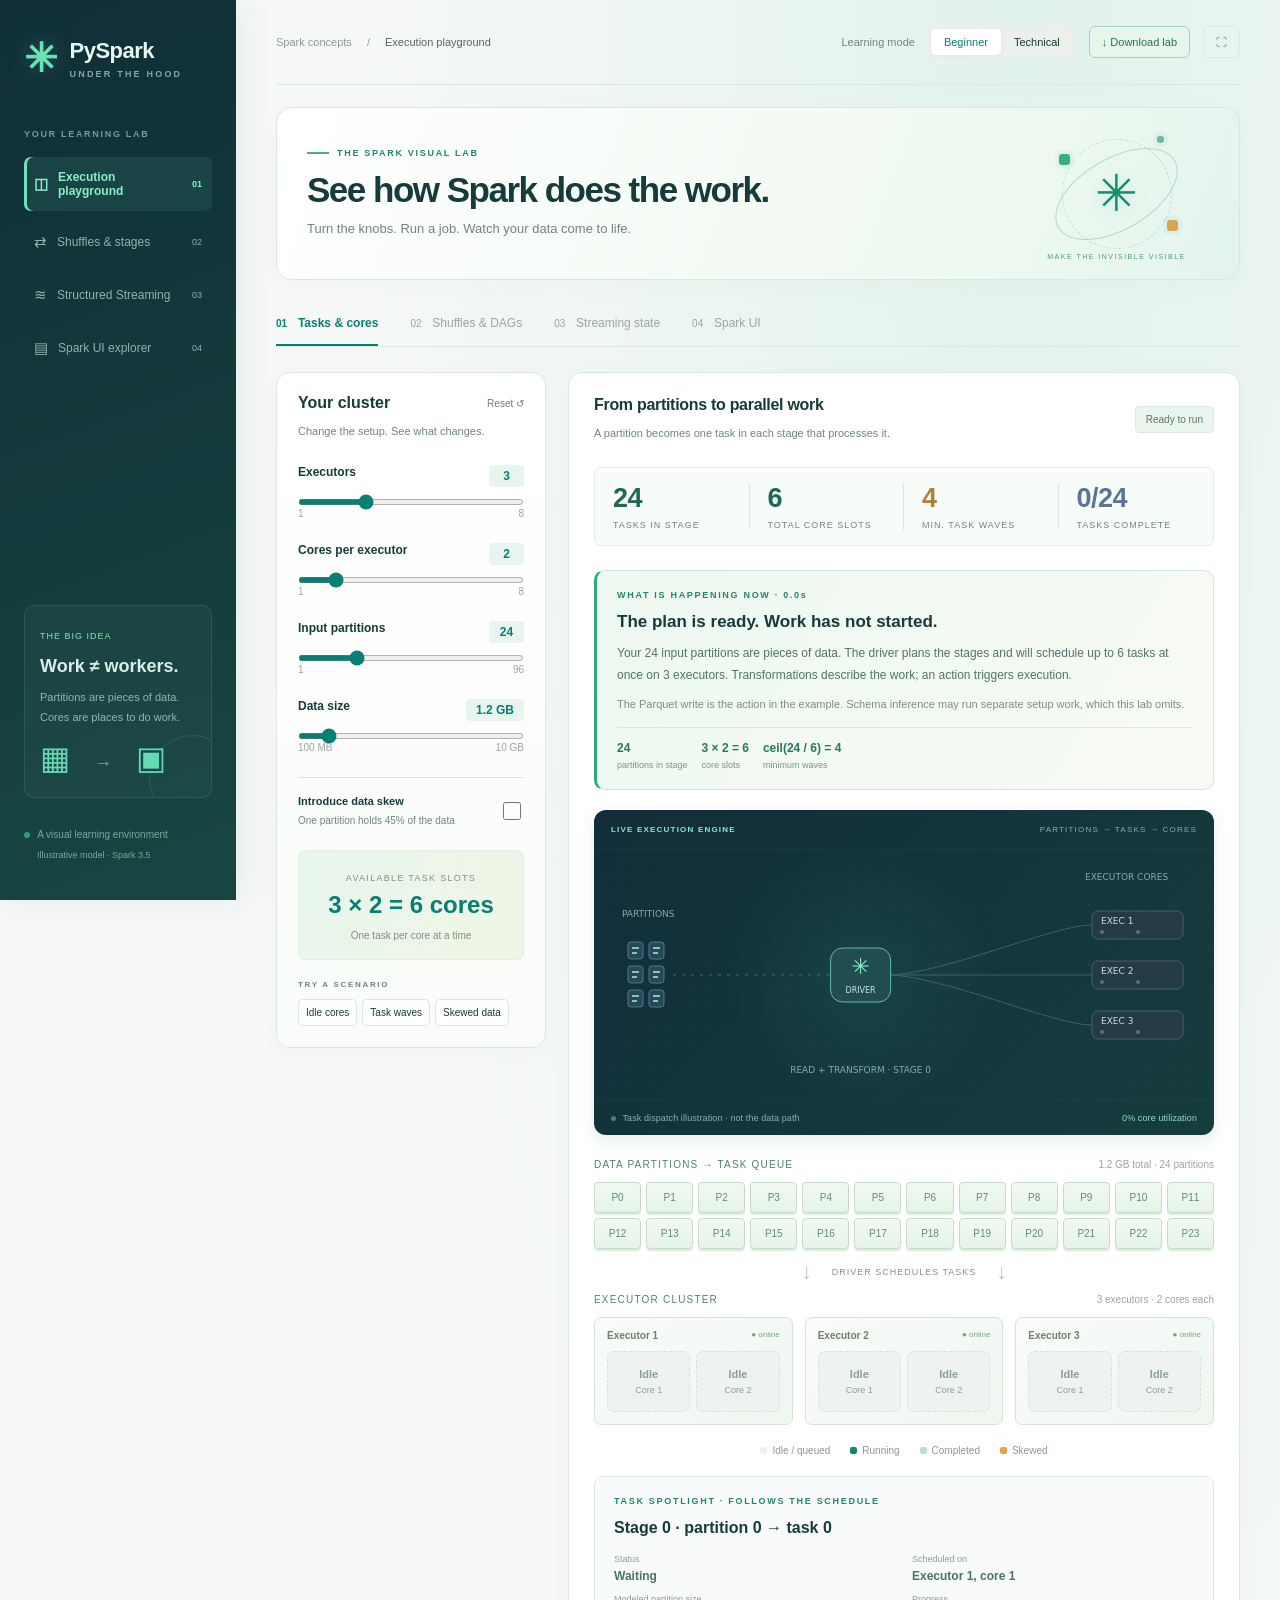
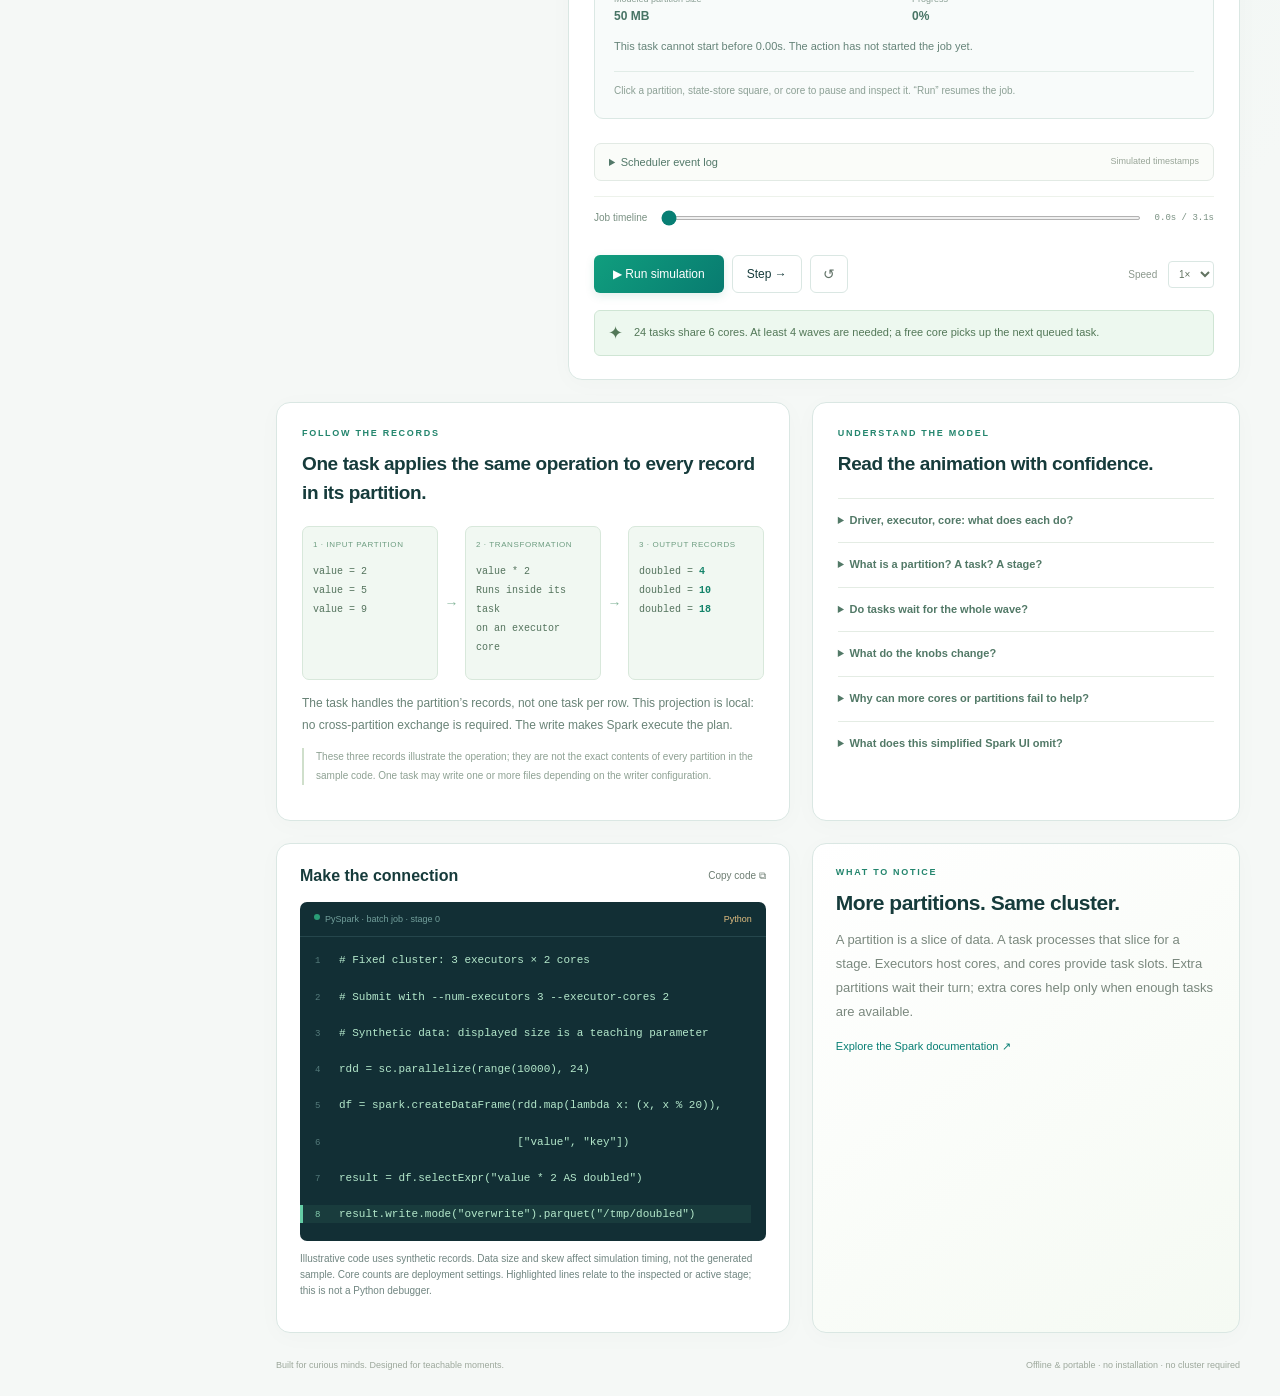
<file: source/index.html>
<!doctype html><html lang="en"><head><meta charset="utf-8"><meta name="viewport" content="width=device-width,initial-scale=1"><meta name="description" content="An interactive visual lab for understanding Spark tasks, executor cores, shuffles and stateful streaming."><title>PySpark Under the Hood</title><link rel="stylesheet" href="style.css"></head><body>
<aside><a class="brand" href="#"><span class="logo">✳</span><span>PySpark<span class="brand-sub">UNDER THE HOOD</span></span></a><div class="nav-label">YOUR LEARNING LAB</div><nav><button data-view="execution" class="selected">◫ <span>Execution playground</span><small>01</small></button><button data-view="shuffle">⇄ <span>Shuffles & stages</span><small>02</small></button><button data-view="streaming">≋ <span>Structured Streaming</span><small>03</small></button><button data-view="ui">▤ <span>Spark UI explorer</span><small>04</small></button></nav><div class="sidebar-note"><span class="pill">THE BIG IDEA</span><h3>Work ≠ workers.</h3><p>Partitions are pieces of data.<br>Cores are places to do work.</p><div class="mini-blocks">▦ <span>→</span> ▣</div></div><div class="aside-footer"><span class="green-dot"></span> A visual learning environment<br><small>Illustrative model · Spark 3.5</small></div></aside>
<main><header><div class="breadcrumb">Spark concepts <span>/</span> <b id="crumb">Execution playground</b></div><div class="header-actions"><span class="mode-label">Learning mode</span><div class="segmented"><button id="beginner" class="active">Beginner</button><button id="technical">Technical</button></div><button id="download" class="download-button" title="Save a portable offline copy">↓ Download lab</button><button id="present" class="icon-button" title="Toggle presentation mode">⛶</button></div></header>
<section class="heading"><div><div class="eyebrow"><span class="eyebrow-line"></span> THE SPARK VISUAL LAB</div><h1 id="title">See how Spark does the work.</h1><p id="subtitle">Turn the knobs. Run a job. Watch your data come to life.</p></div><div class="hero-art" aria-hidden="true"><span class="orbit orbit-one"></span><span class="orbit orbit-two"></span><div class="spark-core">✳</div><i class="satellite s1"></i><i class="satellite s2"></i><i class="satellite s3"></i><small>MAKE THE INVISIBLE VISIBLE</small></div></section>
<div class="lesson-tabs"><button data-view="execution" class="selected">01 <span>Tasks & cores</span></button><button data-view="shuffle">02 <span>Shuffles & DAGs</span></button><button data-view="streaming">03 <span>Streaming state</span></button><button data-view="ui">04 <span>Spark UI</span></button></div>
<section class="workspace"><div class="controls card"><div class="panel-heading"><h2>Your cluster</h2><button id="reset" class="text-button">Reset ↺</button></div><p class="muted small">Change the setup. See what changes.</p><div id="sliders"></div><div class="control-divider"></div><label class="toggle-row"><span><b>Introduce data skew</b><small>One partition holds 45% of the data</small></span><input id="skew" type="checkbox"></label><div id="extra-controls"></div><div class="formula"><small>AVAILABLE TASK SLOTS</small><b id="slots"></b><span>One task per core at a time</span></div><div class="preset-label">TRY A SCENARIO</div><div class="presets"><button data-preset="idle">Idle cores</button><button data-preset="waves">Task waves</button><button data-preset="skew">Skewed data</button></div></div>
<div class="simulation card"><div class="panel-heading"><div><h2 id="sim-title">From partitions to parallel work</h2><p class="muted small" id="sim-note">A partition becomes one task in this stage.</p></div><span id="status" class="status">Ready to run</span></div><div class="metrics" id="metrics"></div><div id="narration" class="narration"></div><div class="engine"><div class="engine-top"><span>LIVE EXECUTION ENGINE</span><span id="engine-state">PARTITIONS → TASKS → CORES</span></div><canvas id="engine" aria-label="Animated data partitions moving through the driver to executor cores" role="img"></canvas><div class="engine-footer"><span><i class="live-dot"></i> Task dispatch illustration · not the data path</span><span id="engine-util">0% core utilization</span></div></div><div id="visual"></div><div id="inspector" class="inspector"></div><details class="event-panel"><summary>Scheduler event log <span>Simulated timestamps</span></summary><div id="event-log"></div></details><div class="playhead"><label for="scrub">Job timeline</label><input id="scrub" type="range" min="0" max="1000" value="0" aria-label="Seek through the simulation"><output id="clock">0.0s</output></div><div class="runbar"><div><button id="run" class="primary">▶ Run simulation</button><button id="step" class="secondary">Step →</button><button id="restart" class="icon-button" title="Restart simulation">↺</button></div><label class="speed">Speed <select id="speed"><option value="1">1×</option><option value="2">2×</option><option value="4">4×</option></select></label></div><div class="insight"><span>✦</span><p id="insight"></p></div></div></section>
<section class="learning-grid"><div class="card record-card"><div class="eyebrow">FOLLOW THE RECORDS</div><h2 id="record-title"></h2><div id="record-example"></div></div><div class="card guide-card"><div class="eyebrow">UNDERSTAND THE MODEL</div><h2>Read the animation with confidence.</h2><div id="concept-guide"></div></div></section><section class="bottom-grid"><div class="card code-card"><div class="panel-heading"><h2>Make the connection</h2><button class="text-button" id="copy">Copy code ⧉</button></div><div class="code-meta"><span class="green-dot"></span> <span id="code-title">PySpark · batch job</span><span>Python</span></div><pre><code id="code"></code></pre><p class="small muted" id="code-note"></p></div><div class="card takeaway"><div class="eyebrow">WHAT TO NOTICE</div><h2 id="take-title">More partitions. Same cluster.</h2><p id="take-text"></p><div id="technical-note"></div><a id="docs" href="https://spark.apache.org/docs/3.5.7/rdd-programming-guide.html" target="_blank" rel="noreferrer">Explore the Spark documentation ↗</a></div></section><footer>Built for curious minds. Designed for teachable moments.<span>Offline & portable · no installation · no cluster required</span></footer></main><script src="app.js"></script></body></html>
</file>
<file: source/style.css>
:root{--green:#087d60;--mint:#e6f5ed;--ink:#1f3430;--muted:#7c8883;--line:#e2e8e3;--amber:#e6a23c}*{box-sizing:border-box}body{margin:0;background:#f7f9f6;color:var(--ink);font:14px -apple-system,BlinkMacSystemFont,"Segoe UI",sans-serif}button,input,select{font:inherit}button,a,input,select{outline-offset:4px}button{cursor:pointer}button{border:0;background:none;color:inherit}aside{position:fixed;inset:0 auto 0 0;width:236px;background:#fff;border-right:1px solid var(--line);padding:35px 24px;display:flex;flex-direction:column}.brand{display:flex;gap:12px;align-items:center;color:var(--ink);text-decoration:none;font-size:22px;font-weight:750;letter-spacing:-.5px}.logo{font-size:40px;color:var(--green)}.brand-sub{display:block;font-size:9px;letter-spacing:2.2px;margin-top:5px}.nav-label,.preset-label{font-size:9px;letter-spacing:1.7px;color:var(--muted);font-weight:700;margin:48px 0 18px}nav{display:grid;gap:9px}nav button{display:flex;gap:10px;align-items:center;padding:13px 10px;text-align:left;border-radius:7px;font-size:15px;color:#7e8984}nav button span{font-size:12px}nav small{margin-left:auto;font-size:9px}nav button.selected{background:var(--mint);color:var(--green);font-weight:650}.sidebar-note{margin-top:auto;border:1px solid #e2ece4;border-radius:10px;background:#f9fbf8;padding:20px 15px}.pill{font-size:9px;letter-spacing:1px;color:var(--green)}h3{font-size:18px;margin:14px 0 9px}.sidebar-note p{font-size:11px;line-height:1.8;color:#7c8883}.mini-blocks{font-size:32px;color:var(--green)}.mini-blocks span{font-size:18px;margin:0 15px;color:#a4b2a9}.aside-footer{font-size:10px;line-height:2;margin-top:27px;color:#74827a}.aside-footer small{padding-left:13px;font-size:9px}.green-dot{display:inline-block;width:6px;height:6px;background:#2a9d76;border-radius:100%;margin-right:5px}main{margin-left:236px;padding:0 40px;max-width:1700px}header{height:85px;border-bottom:1px solid var(--line);display:flex;justify-content:space-between;align-items:center;font-size:11px}.breadcrumb{color:#919a95}.breadcrumb span{margin:0 12px}.breadcrumb b{color:#57675e;font-weight:500}.header-actions{display:flex;align-items:center;gap:13px}.mode-label{color:var(--muted)}.segmented{background:#ecf0eb;padding:3px;border-radius:7px;display:flex}.segmented button{font-size:11px;padding:7px 13px;border-radius:5px}.segmented button.active{background:#fff;box-shadow:0 1px 4px #0000000b;color:var(--green)}.icon-button{border:1px solid var(--line);border-radius:6px;padding:9px 12px;color:#627368}.heading{display:flex;justify-content:space-between;align-items:center;padding:32px 0 25px}.eyebrow{font-size:9px;letter-spacing:1.7px;font-weight:700;color:var(--green)}h1{font-size:34px;letter-spacing:-1.1px;margin:12px 0 9px;font-weight:650}.heading p{color:var(--muted);font-size:13px;margin:0}.lab-badge{border:1px solid var(--line);border-radius:20px;background:#fff;padding:9px 13px;font-size:10px}.lesson-tabs{display:flex;gap:32px;border-bottom:1px solid var(--line);margin-bottom:25px}.lesson-tabs button{padding:14px 0;color:#99a69d;font-size:10px;border-bottom:2px solid transparent}.lesson-tabs span{font-size:12px;margin-left:8px}.lesson-tabs .selected{color:var(--green);border-color:var(--green);font-weight:650}.workspace{display:grid;grid-template-columns:270px minmax(0,1fr);gap:22px}.card{background:#fff;border:1px solid var(--line);border-radius:12px}.controls{padding:21px}.panel-heading{display:flex;justify-content:space-between;align-items:center;gap:12px}h2{font-size:15px;font-weight:650;margin:0}.text-button{font-size:10px;color:#6d7d72;padding:0}.small{font-size:10px;line-height:1.6}.muted{color:var(--muted)}.control{margin-top:23px}.control label{display:flex;justify-content:space-between;font-size:11px;font-weight:600}.control output{background:#f1f5ef;border:1px solid #e6ece4;padding:3px 8px;border-radius:4px;min-width:35px;text-align:center;color:var(--green);font-size:12px}.control input{width:100%;accent-color:var(--green);margin:12px 0 3px;height:5px}.range-ends{display:flex;justify-content:space-between;color:#9ca69f;font-size:9px}.control-divider{border-top:1px solid var(--line);margin:24px 0 17px}.toggle-row{display:flex;justify-content:space-between;align-items:center;font-size:10px;gap:8px}.toggle-row small{display:block;font-size:9px;color:var(--muted);margin-top:6px}.toggle-row input{accent-color:var(--green);width:18px;height:18px}.formula{margin-top:22px;background:#f0f7f1;border:1px solid #e2eee2;border-radius:7px;text-align:center;padding:14px}.formula small{font-size:8px;letter-spacing:1.3px;color:#80917f}.formula b{display:block;font-size:20px;color:var(--green);margin:7px 0}.formula span{font-size:9px;color:#7e917d}.preset-label{margin:20px 0 10px;font-size:8px}.presets{display:flex;gap:5px;flex-wrap:wrap}.presets button{font-size:9px;border:1px solid var(--line);padding:7px;border-radius:5px}.simulation{padding:23px 25px;display:flex;flex-direction:column;min-width:0}.panel-heading p{margin-bottom:0}.status{font-size:9px;white-space:nowrap;border-radius:4px;background:#f0f5ef;color:#60765c;padding:6px 9px}.metrics{display:grid;grid-template-columns:repeat(4,1fr);margin:24px 0;border:1px solid var(--line);border-radius:7px;padding:15px 0}.metric{padding:0 18px;border-right:1px solid var(--line)}.metric:last-child{border:0}.metric b{font-size:24px;font-weight:600;display:block;letter-spacing:-.5px}.metric small{font-size:8px;color:var(--muted);letter-spacing:1px;display:block;margin-top:6px}.visual-label{font-size:9px;letter-spacing:1.3px;color:#76877b;display:flex;justify-content:space-between;margin-bottom:12px}.visual-label span{letter-spacing:0;font-size:9px;color:#9aa59d}.partition-grid{display:grid;grid-template-columns:repeat(12,1fr);gap:5px}.partition{border:1px solid #b5dcc5;background:#edf7ee;border-radius:4px;padding:8px 0;text-align:center;color:#618e71;font-size:9px;transition:background .25s,transform .25s}.partition.running{background:var(--green);color:#fff;border-color:var(--green);transform:translateY(-2px)}.partition.done{background:#c4e5d2;color:#34724e}.partition.hot{border-color:var(--amber);background:#fff2dd;color:#a57927}.partition.hot.running{background:#d89429;color:white}.flow{height:45px;display:flex;align-items:center;justify-content:center;color:#b4c2b6;font-size:21px;gap:20px}.flow small{font-size:9px;color:#80947f;letter-spacing:1px}.executors{display:grid;gap:12px}.executor{border:1px solid #dce7dc;border-radius:7px;padding:12px;background:#fafcf9}.executor-head{display:flex;justify-content:space-between;font-size:9px;margin-bottom:10px;color:#6b816a}.core-grid{display:grid;gap:6px}.core{background:#eef2ed;border:1px dashed #d8e1d6;border-radius:5px;height:55px;display:flex;flex-direction:column;justify-content:center;align-items:center;gap:5px;color:#9ca99a;font-size:9px;position:relative;overflow:hidden}.core.running{background:#e5f4e9;border:1px solid #9bc8ab;color:var(--green)}.core.hot{background:#fff2df;border-color:#e5bc78;color:#a47323}.core b{font-size:10px;z-index:1}.core small{font-size:8px;z-index:1}.core .progress{position:absolute;height:3px;bottom:0;left:0;background:#23966f}.legend{display:flex;justify-content:center;gap:20px;font-size:9px;color:#8c9a8b;padding:20px 0 13px}.legend i{display:inline-block;width:7px;height:7px;border-radius:2px;margin-right:5px;background:#edf1ec}.legend .r{background:#13866b}.legend .d{background:#bedfc8}.legend .h{background:#e3a346}.runbar{border-top:1px solid var(--line);padding-top:17px;display:flex;align-items:center;justify-content:space-between;margin-top:auto}.runbar>div{display:flex;gap:8px}.primary{background:var(--green);color:#fff;padding:11px 17px;border-radius:6px;font-size:11px}.secondary{border:1px solid var(--line);padding:11px 14px;border-radius:6px;font-size:11px}.speed{font-size:10px;color:#8b988c}.speed select{border:1px solid var(--line);padding:6px;border-radius:4px;background:white;color:#627361;margin-left:8px}.insight{display:flex;align-items:center;gap:11px;background:#f4f8ee;border:1px solid #e9eddf;border-radius:6px;margin-top:17px;padding:11px 13px;color:#6a8054}.insight>span{font-size:18px}.insight p{font-size:10px;line-height:1.6;margin:0}.bottom-grid{display:grid;grid-template-columns:1.2fr 1fr;gap:22px;margin:22px 0}.code-card,.takeaway{padding:23px}.code-meta{display:flex;font-size:9px;color:#8ca493;margin-top:17px;padding:12px 14px;background:#162d27;border-radius:7px 7px 0 0}.code-meta span:last-child{margin-left:auto}pre{margin:0;background:#162d27;color:#c6e0ce;padding:0 15px 18px;border-radius:0 0 7px 7px;overflow:auto;font:11px/1.8 ui-monospace,SFMono-Regular,monospace;min-height:150px}.takeaway h2{font-size:21px;margin-top:14px;letter-spacing:-.5px}.takeaway p{font-size:12px;line-height:1.85;color:#7a887e}.takeaway a{font-size:10px;color:var(--green);text-decoration:none}.tech-note{background:#f6f7f4;border-left:2px solid #bdcabb;padding:11px;font-size:10px;line-height:1.7;margin:14px 0}.dag{display:flex;align-items:center;justify-content:center;gap:10px;margin:8px 0 22px;flex-wrap:wrap}.dag-node{border:1px solid #bcd4c2;background:#f0f8f1;border-radius:6px;padding:12px 15px;font-size:10px;text-align:center}.dag-node small{display:block;color:#93a08f;font-size:8px;margin-top:5px}.boundary{color:#af792a;border:1px dashed #dcb36a;background:#fff7e8}.dag-node.current{box-shadow:0 0 0 2px #318d67}.stream-banner{background:#f0f7f1;border:1px solid #d9e9d8;border-radius:7px;padding:15px;margin-bottom:18px}.stream-banner b{font-size:13px;display:block;margin-bottom:7px}.stream-banner p{font-size:10px;margin:0;line-height:1.6;color:#72866e}.state-grid{display:grid;grid-template-columns:repeat(40,1fr);gap:2px;margin:8px 0 12px}.state-cell{height:8px;border-radius:1px;background:#ddeedd}.state-cell.running{background:#16876a}.state-cell.done{background:#91c4a4}.state-label{font-size:9px;color:#8a9987;line-height:1.6}.state-choices{display:flex;gap:5px;margin:17px 0}.state-choices button{border:1px solid var(--line);border-radius:5px;padding:9px;font-size:10px}.state-choices button.active{background:var(--mint);border-color:#9dcbb5;color:var(--green)}.stage-strip{display:flex;gap:8px;margin:18px 0}.stage-pill{flex:1;padding:11px;border:1px solid var(--line);border-radius:5px;font-size:10px}.stage-pill.current{background:var(--mint);border-color:#9dcbb5}.stage-pill small{display:block;font-size:8px;color:#7d8a80;margin-top:4px}.ui-table{width:100%;border-collapse:collapse;font-size:10px;margin:15px 0}.ui-table th{text-align:left;color:#8a988a;font-weight:500;padding:10px;border-bottom:1px solid var(--line)}.ui-table td{padding:12px 10px;border-bottom:1px solid #eff2ec}.table-progress{height:5px;background:#edf1e9;border-radius:4px;min-width:70px}.table-progress i{height:100%;background:var(--green);display:block}.timeline{display:grid;gap:6px;margin:15px 0}.timeline-row{display:flex;align-items:center;gap:8px;font-size:8px;color:#869781}.timeline-row div{flex:1;position:relative;height:14px;background:#f2f5ee}.timeline-row i{position:absolute;height:10px;top:2px;background:#a7d5b5;border-radius:2px}.ui-tabs{font-size:10px;color:var(--green);border-bottom:1px solid var(--line);padding:12px 0;word-spacing:20px}footer{display:flex;justify-content:space-between;color:#9da89c;font-size:9px;padding:5px 0 26px}.presentation aside{display:none}.presentation main{margin-left:0;max-width:1500px;margin:auto}button:hover{filter:brightness(.94)}@media(min-width:1450px){main{padding:0 55px}.simulation{padding:26px 32px}}@media(max-width:1100px){aside{width:200px;padding:28px 16px}main{margin-left:200px;padding:0 24px}.workspace{grid-template-columns:240px 1fr}.lesson-tabs{gap:22px}.metric{padding:0 10px}.metric small{letter-spacing:0}h1{font-size:28px}.lab-badge{display:none}}@media(max-width:850px){aside{display:none}main{margin-left:0;padding:0 20px}.workspace{grid-template-columns:1fr}.controls #sliders{display:grid;grid-template-columns:1fr 1fr;gap:0 24px}.controls .formula{display:none}.controls .presets{display:inline-flex}.bottom-grid{grid-template-columns:1fr}.lesson-tabs{gap:16px}.mode-label{display:none}.simulation{min-height:530px}}@media(max-width:500px){header{height:70px}.breadcrumb{display:none}.header-actions{margin-left:auto}.lesson-tabs{gap:10px;justify-content:space-between}.lesson-tabs span{font-size:9px;margin-left:3px}.heading{padding:24px 0}h1{font-size:25px}.simulation{padding:20px 15px}.metric b{font-size:20px}.metric small{font-size:7px}.speed{display:none}.partition-grid{grid-template-columns:repeat(8,1fr)}footer{display:block}footer span{display:block;margin-top:7px}.executors{grid-template-columns:repeat(2,1fr)!important}.state-grid{grid-template-columns:repeat(25,1fr)}.core-grid{grid-template-columns:repeat(2,1fr)!important}}@media(prefers-reduced-motion:reduce){*{transition:none!important}}
/* Offline visual lab, edition 2 */
:root{--green:#087f74;--mint:#e0f5ee;--ink:#163b3b;--line:#dae7e3;--muted:#708580}body{background:radial-gradient(ellipse at 80% 0%,#e2f2ed 0,transparent 45%),#f5f8f6}aside{background:linear-gradient(160deg,#102e36,#174642);border:0;color:#d9eee6;box-shadow:5px 0 35px #123a3212}.brand{color:#e8f7ef}.logo{color:#69e2b1;text-shadow:0 0 25px #53d5b955}.brand-sub{color:#7eaaa3}.nav-label{color:#6f9e98}nav button{color:#8eb4ad;transition:background .2s,transform .2s}nav button.selected{background:#6ae0bc18;color:#8befc6;box-shadow:inset 3px 0 #6fe1ba}nav button:hover{background:#ffffff0a;transform:translateX(3px)}.sidebar-note{background:#ffffff07;border:1px solid #7adac026;position:relative;overflow:hidden}.sidebar-note:after{content:'';position:absolute;right:-25px;bottom:-25px;width:85px;height:85px;border:1px solid #70e3b529;border-radius:50%}.sidebar-note .pill{color:#80e5bb}.sidebar-note p{color:#92b6ac}.mini-blocks{color:#64d9b4}.mini-blocks span{color:#7faa9f}.aside-footer{color:#7ba79b}.heading{position:relative;min-height:150px;margin:22px 0;padding:28px 30px;border:1px solid #d7e9df;border-radius:16px;background:linear-gradient(110deg,#ffffff 0%,#eff9f0 70%,#e3f4ed 100%);overflow:hidden;box-shadow:0 6px 28px #315b4505}.heading h1{font-size:35px;letter-spacing:-1.5px;position:relative;z-index:1}.heading p{font-size:13px;position:relative;z-index:1;max-width:560px;line-height:1.6}.eyebrow{display:flex;align-items:center;gap:8px;color:#23856d}.eyebrow-line{height:2px;width:22px;background:#48b18c;display:inline-block}.hero-art{position:relative;width:185px;height:115px;flex-shrink:0;display:flex;align-items:center;justify-content:center}.spark-core{font-size:51px;color:#138e73;text-shadow:0 4px 20px #27b39533;animation:spark-breathe 4s ease-in-out infinite}.orbit{position:absolute;width:135px;height:72px;border:1px solid #82b9a680;border-radius:50%;transform:rotate(-30deg)}.orbit-two{transform:rotate(40deg);width:110px;height:110px;border-style:dashed;border-color:#9cc7b080}.hero-art small{position:absolute;bottom:-9px;font-size:7px;letter-spacing:1.5px;color:#4e9a80}.satellite{position:absolute;width:11px;height:11px;border-radius:3px;background:#37ae85;box-shadow:0 0 0 4px #39ab8512}.s1{top:18px;left:35px;animation:float-one 5s ease-in-out infinite}.s2{bottom:20px;right:31px;background:#dca452;animation:float-one 4s ease-in-out infinite reverse}.s3{top:0;right:45px;width:7px;height:7px;background:#75b3ad;animation:float-one 6s ease-in-out infinite}.card{border-radius:14px;box-shadow:0 4px 24px #18453906}.controls{background:linear-gradient(#fff,#fafcf9)}.panel-heading h2{font-size:16px}.simulation{position:relative}.simulation .panel-heading h2{letter-spacing:-.3px}.metrics{background:#f8fcf9;border-color:#e3ece5;box-shadow:inset 0 1px 0 #fff}.metric b{color:#206758;font-size:27px}.metric small{font-size:9px}.metrics .metric:nth-child(3) b{color:#ac8242}.metrics .metric:nth-child(4) b{color:#597696}.control label{font-size:12px}.small{font-size:11px}.controls .range-ends{font-size:10px}.controls output{background:#e8f4ee;border:0;font-weight:650;padding:4px 10px}.controls input[type=range]{height:6px}.formula{background:linear-gradient(115deg,#e8f6ed,#eff5e5);padding:17px}.formula b{font-size:24px}.formula small{font-size:9px}.formula span{font-size:10px}.control{margin-top:24px}.presets button{background:#fff;transition:background .2s,box-shadow .2s;font-size:10px}.presets button:hover{background:#e9f7ef;box-shadow:0 2px 7px #246d4722}.toggle-row{font-size:11px}.toggle-row small{font-size:10px;line-height:1.5}.primary{background:linear-gradient(130deg,#109e7e,#087b70);box-shadow:0 3px 10px #14896322;font-size:12px;padding:12px 19px;transition:transform .2s,box-shadow .2s}.primary:hover{transform:translateY(-1px);box-shadow:0 5px 14px #14896333}.secondary{font-size:12px;background:#fff}.status{background:#e9f5ee;border:1px solid #dcebe0;padding:7px 10px;font-size:10px}.download-button{border:1px solid #a9cfc0;background:#e7f5eb;color:#227559;font-size:11px;padding:9px 12px;border-radius:6px}.engine{border-radius:12px;background:linear-gradient(135deg,#112d39,#163d3e);margin:0 0 24px;overflow:hidden;box-shadow:0 6px 17px #113c3418;position:relative}.engine-top,.engine-footer{display:flex;justify-content:space-between;align-items:center;padding:15px 17px;color:#8aafab;font-size:8px;letter-spacing:1.2px}.engine-top span:first-child{color:#8beac2;font-weight:600}.engine-top{border-bottom:1px solid #ffffff0a}.engine-footer{padding:12px 17px;letter-spacing:.1px;font-size:9px;border-top:1px solid #ffffff08;color:#8eada9}.engine-footer span:last-child{color:#8fe0bd}canvas#engine{display:block;width:100%;height:250px}.live-dot{display:inline-block;width:5px;height:5px;border-radius:50%;background:#597a79;margin-right:4px}.is-running .live-dot{background:#82e6b7;box-shadow:0 0 8px #82e6b7;animation:live-pulse 1.5s ease-in-out infinite}.playhead{display:flex;align-items:center;gap:12px;border-top:1px solid #edf2eb;padding:15px 0;color:#799082;font-size:10px}.playhead input{flex:1;min-width:30px;height:4px;accent-color:var(--green)}.playhead output{white-space:nowrap;font:9px ui-monospace,monospace}.visual-label{font-size:10px;color:#518077;letter-spacing:1.2px}.visual-label span{font-size:10px}.partition{padding:9px 0;font-size:10px;background:linear-gradient(#f1f9f0,#e6f3e8);border-color:#c3ddc7;box-shadow:0 2px 0 #dcebdc}.partition.running{background:linear-gradient(#21ab87,#087e6b);box-shadow:0 3px 7px #24967833;color:white;transform:translateY(-2px)}.partition.done{background:#daf0dc;border-color:#c4e3c8;box-shadow:none}.partition.hot{background:#fff1d9;border-color:#e8c58b}.partition.hot.running{background:linear-gradient(#e9b35c,#cd933b)}.core{height:61px;border-radius:7px;color:#8a9f96;background:#eef3ef}.core.running{background:linear-gradient(135deg,#e1f6ec,#cdeede);border:1px solid #91cdb1;box-shadow:0 3px 9px #1e955610}.core .progress{height:4px;background:linear-gradient(90deg,#0f9276,#55c48c)}.core.hot{background:linear-gradient(135deg,#fff2db,#ffe6b9);border-color:#dcaf6b}.core.hot .progress{background:#d5a041}.core b{font-size:11px}.core small{font-size:9px}.executor{background:linear-gradient(135deg,#f9fcfa,#eef6f0);border-color:#d3e3d7;box-shadow:0 3px 10px #275b3805}.executor-head{font-size:10px}.executor-head span{font-size:8px;color:#76a381}.insight{border-color:#cfe5d4;background:#edf8ef;color:#537858}.insight p{font-size:11px}.takeaway{background:linear-gradient(145deg,#fff,#f5faf3)}.takeaway p{font-size:13px}.takeaway a{font-size:11px}.tech-note{font-size:11px;background:#f1f5ee}.code-card pre{font-size:11px;line-height:1.9;background:#122f35;color:#b4e8cb}.code-meta{background:#122f35;color:#729f9b;border-bottom:1px solid #25464c;margin-bottom:0;padding-bottom:12px}pre{padding-top:14px}.code-meta span:last-child{color:#e1bd80}.code-card{overflow:hidden}.code-card .small{font-size:10px}.state-comparison{display:grid;grid-template-columns:1fr 1fr 60px;gap:10px;margin:0 0 18px}.compare-card{border:1px solid #e1e9e0;border-radius:9px;padding:15px;background:#f8faf5}.compare-card.chosen{background:linear-gradient(120deg,#edf8ef,#e2f2e9);border-color:#92c7ac;box-shadow:0 3px 12px #257e4310}.compare-card>span{font-size:8px;letter-spacing:1.2px;color:#71917d}.compare-card>b{display:block;font-size:30px;letter-spacing:-1px;color:#347855;margin:5px 0}.compare-card small{font-size:9px;color:#71917d}.compare-bars{display:grid;grid-template-columns:repeat(12,1fr);gap:3px;min-height:31px;align-content:start;margin-bottom:8px}.compare-bars i{height:5px;background:#78bf98;border-radius:1px}.compare-equals{display:flex;align-items:center;justify-content:center;flex-direction:column;color:#819989}.compare-equals b{font-size:30px}.compare-equals span{font-size:9px;text-align:center;line-height:1.6}.state-cell{height:9px;box-shadow:inset 0 0 0 .5px #aad0ab33}.state-cell.running{background:#138972;box-shadow:0 0 4px #52ccae}.stream-banner{border-left:3px solid #179b7e}.dag-node{background:linear-gradient(#f6fbf5,#e7f3e8);border-color:#c1dcca;padding:14px 16px;font-size:11px}.dag-node.current{border-color:#4caa86;box-shadow:0 0 0 2px #189d6c15}.dag-node.boundary{background:#fff6e6;border-color:#d9b774}.stage-pill{font-size:11px}.stage-pill small{font-size:9px}.ui-table{font-size:11px}.timeline-row{font-size:9px}.timeline-row div{height:18px;border-radius:3px}.timeline-row i{height:14px;background:linear-gradient(90deg,#5cbea2,#a7d5b5)!important}.legend{font-size:10px}.runbar{border-top:0}.technical-mode .tech-note{border-color:#618f9b;background:#edf4f6}.technical-mode #technical{color:#477b92}.technical-mode .eyebrow{color:#487d91}@keyframes spark-breathe{0%,100%{transform:scale(1) rotate(0deg)}50%{transform:scale(1.08) rotate(9deg)}}@keyframes float-one{0%,100%{transform:translate(0,0) rotate(0deg)}50%{transform:translate(5px,-9px) rotate(18deg)}}@keyframes live-pulse{0%,100%{opacity:1}50%{opacity:.4}}@media(max-width:1200px){.hero-art{width:130px}.heading h1{font-size:30px}.heading{padding:24px}.download-button{font-size:10px}.header-actions{gap:8px}.mode-label{display:none}}@media(max-width:1000px){.hero-art{display:none}.metric b{font-size:24px}.engine-top{font-size:7px;letter-spacing:.5px}.metric small{font-size:8px}}@media(max-width:500px){.download-button{padding:8px;font-size:9px}.heading{padding:20px}.heading h1{font-size:25px}.heading p{font-size:12px}.engine-top{flex-wrap:wrap;gap:8px}.state-comparison{grid-template-columns:1fr 1fr}.compare-equals{display:none}.state-grid{grid-template-columns:repeat(25,1fr)}.engine-footer{font-size:8px}.metric b{font-size:21px}.metric small{font-size:7px}.playhead label{font-size:9px}.header-actions{width:100%;justify-content:flex-end}.segmented button{padding:7px 9px}}@media(prefers-reduced-motion:reduce){*,*:before,*:after{animation:none!important;transition:none!important}}
/* Explanations follow the schedule. */
.narration{background:linear-gradient(120deg,#edf8f1,#f8fbf3);border:1px solid #cfe6d8;border-left:3px solid #30a780;border-radius:10px;padding:19px 20px;margin:0 0 20px}.narration h3{font-size:17px;line-height:1.4;margin:10px 0}.narration p{font-size:12px;color:#52746a;line-height:1.8;margin:8px 0}.narration-detail{font-size:11px;color:#78917b;line-height:1.7}.math-strip{display:flex;gap:14px;flex-wrap:wrap;border-top:1px solid #d8e9dc;margin-top:14px;padding-top:13px}.math-strip span{font-size:9px;color:#7b9684}.math-strip b{display:block;color:#27795f;font-size:12px;margin-bottom:5px}.inspector{border:1px solid #dbe8e4;background:#f8fbfa;border-radius:9px;padding:19px;margin:7px 0 19px}.inspector h3{font-size:16px;line-height:1.5;margin:10px 0}.inspector p{color:#668479;font-size:11px;line-height:1.8}.inspector>small{display:block;color:#8ca095;font-size:10px;border-top:1px solid #e1ece7;margin-top:14px;padding-top:11px;line-height:1.6}.task-facts{display:grid;grid-template-columns:1fr 1fr;gap:11px 16px;margin:14px 0}.task-facts span{font-size:9px;color:#8a9f94}.task-facts b{display:block;font-size:12px;color:#487465;margin-top:5px}.inspector-tech{padding:11px;background:#edf4f6;border-radius:5px}.partition[role=button],.core[role=button],.state-cell[role=button]{cursor:pointer}.partition[role=button]:hover,.core[role=button]:hover{outline:2px solid #58b191;outline-offset:1px}.state-cell[role=button]:hover{outline:2px solid #205f50;position:relative;z-index:1}.event-panel{border:1px solid #e2eae4;border-radius:7px;margin:5px 0 15px;background:#fafcf9;padding:12px 14px}.event-panel summary{color:#527869;font-size:11px;cursor:pointer}.event-panel summary span{font-size:9px;color:#98a598;float:right}.event-row{display:flex;gap:12px;border-top:1px solid #eaf0e9;padding:10px 0;color:#6b8576;font-size:10px;line-height:1.5}.event-row:first-child{margin-top:12px}.event-row time{color:#408d72;font:10px ui-monospace,monospace;min-width:45px}.learning-grid{display:grid;grid-template-columns:1.2fr 1fr;gap:22px;margin:22px 0}.record-card,.guide-card{padding:25px}.record-card h2,.guide-card h2{font-size:19px;line-height:1.5;margin:12px 0 19px;letter-spacing:-.4px}.record-sequence{display:grid;grid-template-columns:1fr 15px 1fr 15px 1fr;gap:6px;align-items:stretch}.record-sequence>div{background:#f1f8f2;border:1px solid #d8e8db;border-radius:7px;padding:12px 10px}.record-sequence>span{align-self:center;color:#86b69b;text-align:center}.record-sequence small{display:block;color:#6e9d81;font-size:8px;line-height:1.6;letter-spacing:.6px}.record-sequence p{font:10px/1.9 ui-monospace,monospace;color:#54735d}.record-sequence b{color:#128369}.record-card>div>p{font-size:12px;line-height:1.85;color:#698377}.record-card .example-note{font-size:10px;color:#8ea193;border-left:2px solid #cfdfcb;padding-left:12px}.guide-card details,.record-card details{border-top:1px solid #e4ece4;padding:13px 0}.guide-card summary,.record-card summary{cursor:pointer;color:#527967;font-size:11px;font-weight:600;line-height:1.6}.guide-card details p,.record-card details p{font-size:11px;color:#839784;line-height:1.85;margin-bottom:2px}.code-line{display:block;margin-left:-15px;padding-left:12px;border-left:3px solid transparent;white-space:pre}.code-active{background:#68d5a313;border-left-color:#64cda5}.line-number{display:inline-block;width:24px;color:#557c7c;font-size:9px;user-select:none}.code-active .line-number{color:#83ccac}.code-card pre{line-height:1.65}.code-card pre code{display:block}.partition:focus-visible,.core:focus-visible,.state-cell:focus-visible{outline:2px solid #136e60;outline-offset:2px}@media(max-width:1100px){.record-sequence{grid-template-columns:1fr}.record-sequence>span{transform:rotate(90deg)}.record-sequence>div{padding:12px}.record-sequence p{margin:6px 0}.math-strip{gap:10px}.math-strip b{font-size:11px}}@media(max-width:850px){.learning-grid{grid-template-columns:1fr}.record-sequence{grid-template-columns:1fr 15px 1fr 15px 1fr}.record-sequence>span{transform:none}.narration h3{font-size:16px}}@media(max-width:500px){.record-sequence{grid-template-columns:1fr}.record-sequence>span{transform:rotate(90deg)}.narration{padding:15px}.math-strip{display:grid;grid-template-columns:1fr 1fr}.task-facts{grid-template-columns:1fr}.event-panel summary span{display:none}.record-card,.guide-card{padding:20px}}

@media(min-width:851px){.controls{align-self:start;position:sticky;top:18px}}
</file>
